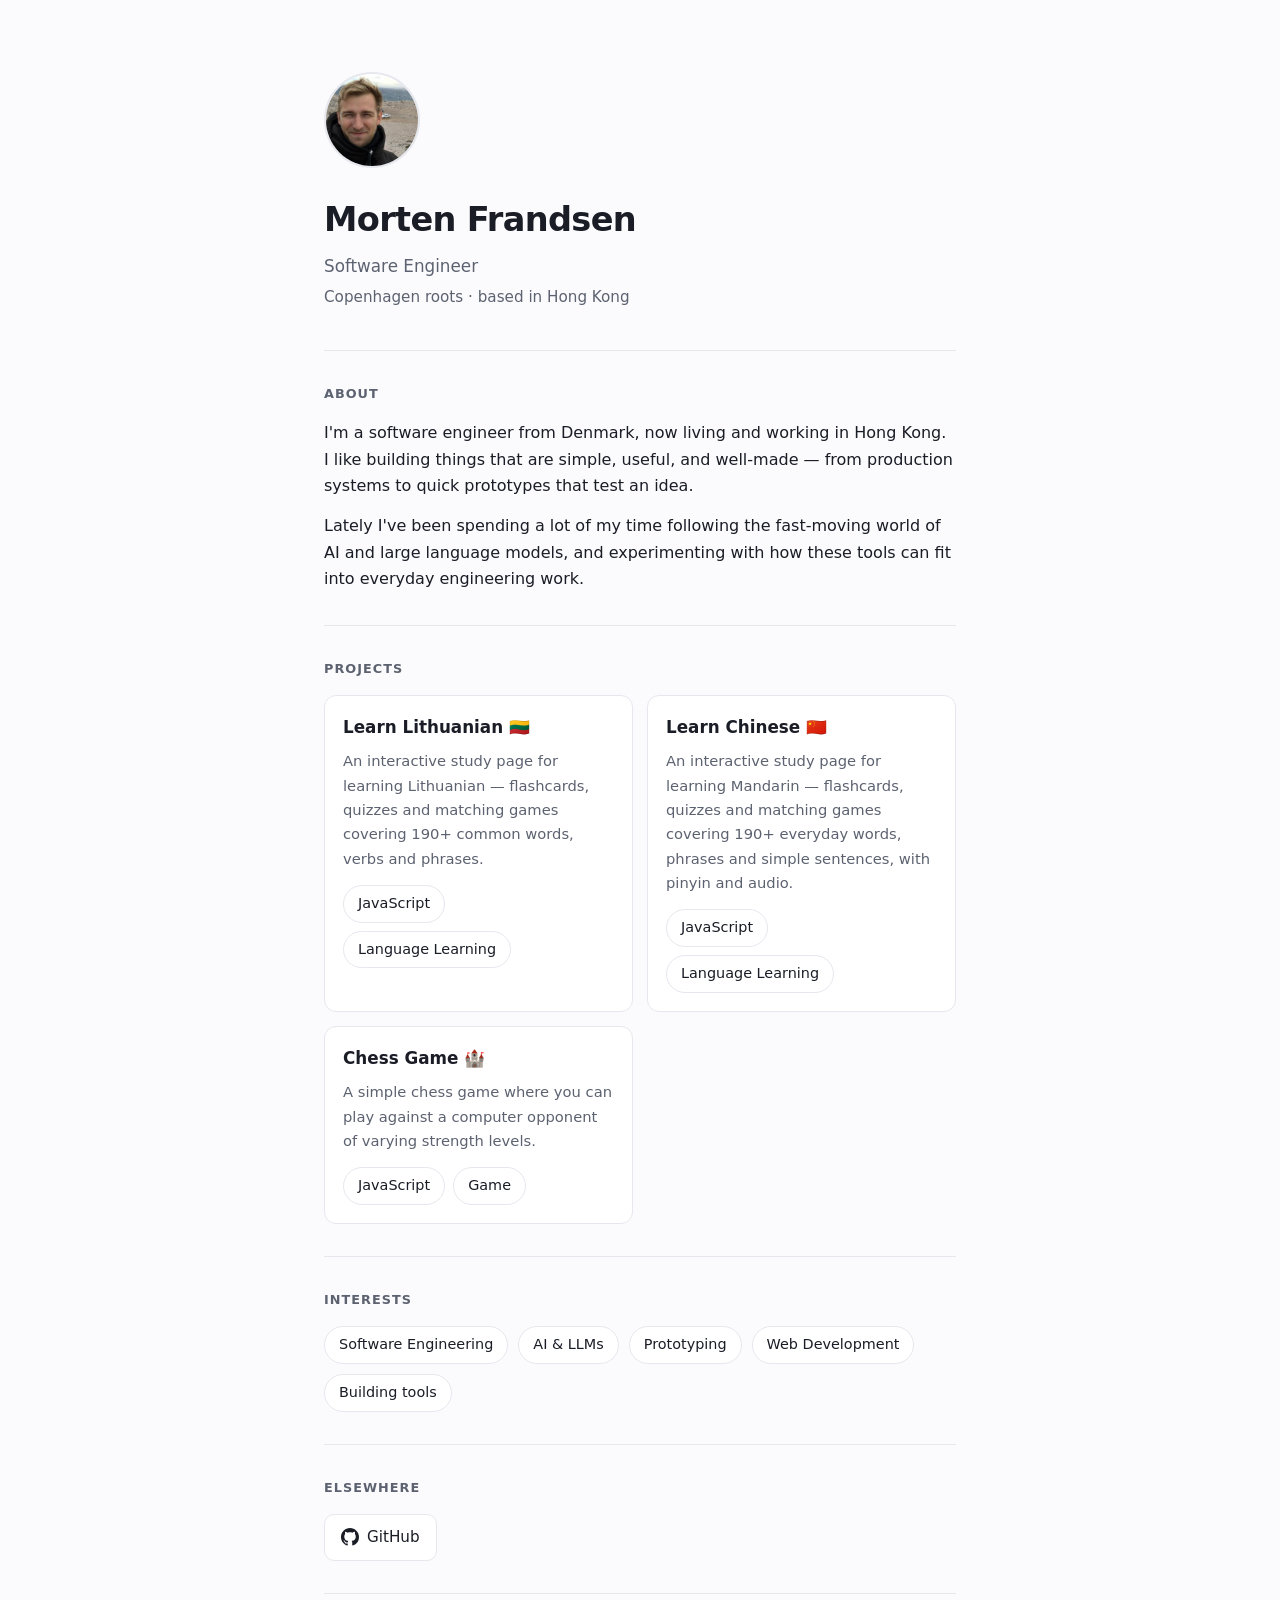
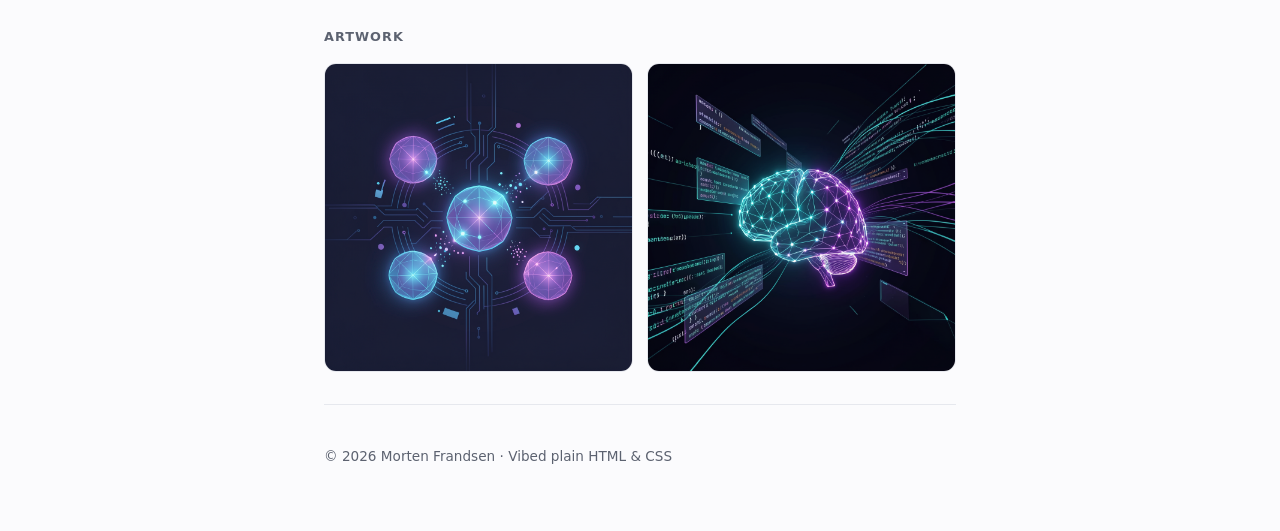
<file: index.html>
<!DOCTYPE html>
<html lang="en">
<head>
<meta charset="UTF-8">
<meta name="viewport" content="width=device-width, initial-scale=1.0">
<title>Morten Frandsen</title>
<meta name="description" content="Morten Frandsen — Software Engineer based in Hong Kong.">

<meta name="referrer" content="no-referrer">
<link rel="stylesheet" href="style.css">
</head>
<body>
  <div class="wrap">
    <header>
      <img class="avatar" src="assets/profile.png" alt="Morten Frandsen">
      <h1>Morten Frandsen</h1>
      <div class="tagline">Software Engineer</div>
      <div class="location">Copenhagen roots · based in Hong Kong</div>
    </header>

    <section>
      <h2>About</h2>
      <p>
        I'm a software engineer from Denmark, now living and working in Hong Kong.
        I like building things that are simple, useful, and well-made — from
        production systems to quick prototypes that test an idea.
      </p>
      <p>
        Lately I've been spending a lot of my time following the fast-moving world
        of AI and large language models, and experimenting with how these tools can
        fit into everyday engineering work.
      </p>
    </section>

    <section>
      <h2>Projects</h2>
      <div class="projects">
        <a class="project" href="lithuanian.html">
          <h3>Learn Lithuanian 🇱🇹</h3>
          <p>An interactive study page for learning Lithuanian — flashcards, quizzes and matching games covering 190+ common words, verbs and phrases.</p>
          <span class="tags">
            <span class="chip">JavaScript</span>
            <span class="chip">Language Learning</span>
          </span>
        </a>
        <a class="project" href="chinese.html">
          <h3>Learn Chinese 🇨🇳</h3>
          <p>An interactive study page for learning Mandarin — flashcards, quizzes and matching games covering 190+ everyday words, phrases and simple sentences, with pinyin and audio.</p>
          <span class="tags">
            <span class="chip">JavaScript</span>
            <span class="chip">Language Learning</span>
          </span>
        </a>
        <a class="project" href="chess.html">
          <h3>Chess Game 🏰</h3>
          <p>A simple chess game where you can play against a computer opponent of varying strength levels.</p>
          <span class="tags">
            <span class="chip">JavaScript</span>
            <span class="chip">Game</span>
          </span>
        </a>
      </div>
    </section>

    <section>
      <h2>Interests</h2>
      <div class="interests">
        <span class="chip">Software Engineering</span>
        <span class="chip">AI &amp; LLMs</span>
        <span class="chip">Prototyping</span>
        <span class="chip">Web Development</span>
        <span class="chip">Building tools</span>
      </div>
    </section>

    <section>
      <h2>Elsewhere</h2>
      <div class="links">
        <a href="https://github.com/mehf" target="_blank" rel="noopener">
          <svg viewBox="0 0 16 16" aria-hidden="true"><path d="M8 0C3.58 0 0 3.58 0 8c0 3.54 2.29 6.53 5.47 7.59.4.07.55-.17.55-.38 0-.19-.01-.82-.01-1.49-2.01.37-2.53-.49-2.69-.94-.09-.23-.48-.94-.82-1.13-.28-.15-.68-.52-.01-.53.63-.01 1.08.58 1.23.82.72 1.21 1.87.87 2.33.66.07-.52.28-.87.51-1.07-1.78-.2-3.64-.89-3.64-3.95 0-.87.31-1.59.82-2.15-.08-.2-.36-1.02.08-2.12 0 0 .67-.21 2.2.82.64-.18 1.32-.27 2-.27.68 0 1.36.09 2 .27 1.53-1.04 2.2-.82 2.2-.82.44 1.1.16 1.92.08 2.12.51.56.82 1.27.82 2.15 0 3.07-1.87 3.75-3.65 3.95.29.25.54.73.54 1.48 0 1.07-.01 1.93-.01 2.2 0 .21.15.46.55.38A8.01 8.01 0 0 0 16 8c0-4.42-3.58-8-8-8z"/></svg>
          GitHub
        </a>
      </div>
    </section>

    <section>
      <h2>Artwork</h2>
      <div class="gallery">
        <img src="assets/agents.png" alt="Abstract illustration of autonomous AI agents collaborating">
        <img src="assets/code.png" alt="Abstract digital artwork of code and machine learning">
      </div>
    </section>

    <footer>
      © <span id="year"></span> Morten Frandsen · Vibed plain HTML &amp; CSS
    </footer>
  </div>
  <script>document.getElementById('year').textContent = new Date().getFullYear();</script>
</body>
</html>
</file>
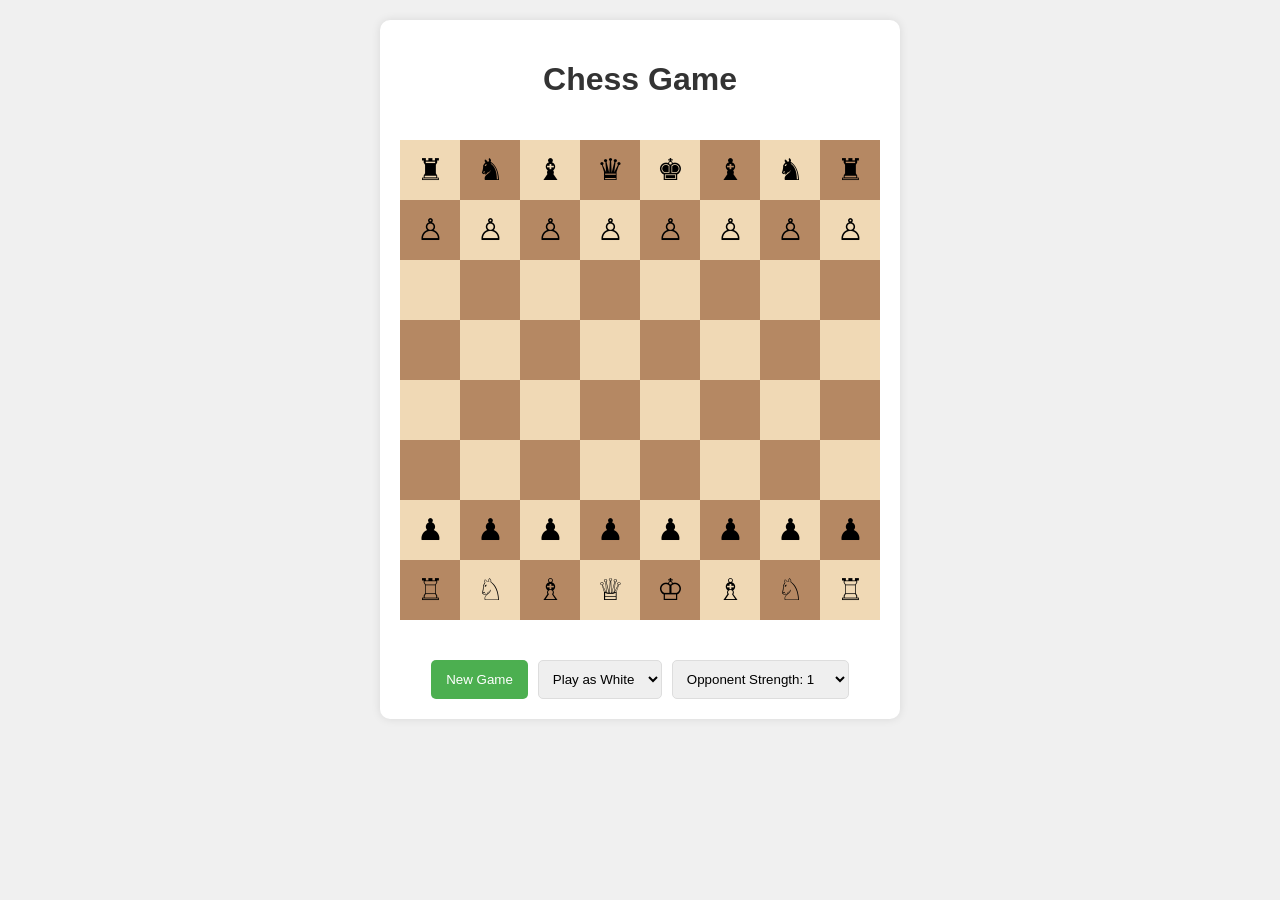
<file: chess.html>
<!DOCTYPE html>
<html lang="en">
<head>
    <meta charset="UTF-8">
    <meta name="viewport" content="width=device-width, initial-scale=1.0">
    <title>Chess Game</title>
    <style>
        body {
            font-family: Arial, sans-serif;
            display: flex;
            flex-direction: column;
            align-items: center;
            background-color: #f0f0f0;
            margin: 0;
            padding: 20px;
        }

        h1 {
            color: #333;
        }

        .game-container {
            display: flex;
            flex-direction: column;
            align-items: center;
            background-color: white;
            padding: 20px;
            border-radius: 10px;
            box-shadow: 0 0 10px rgba(0, 0, 0, 0.1);
        }

        .board {
            display: grid;
            grid-template-columns: repeat(8, 60px);
            grid-template-rows: repeat(8, 60px);
            margin: 20px 0;
        }

        .square {
            width: 60px;
            height: 60px;
            display: flex;
            justify-content: center;
            align-items: center;
            font-size: 30px;
            cursor: pointer;
        }

        .white {
            background-color: #f0d9b5;
        }

        .black {
            background-color: #b58863;
        }

        .piece {
            cursor: pointer;
        }

        .controls {
            margin-top: 20px;
            display: flex;
            gap: 10px;
        }

        button {
            padding: 10px 15px;
            background-color: #4CAF50;
            color: white;
            border: none;
            border-radius: 5px;
            cursor: pointer;
        }

        button:hover {
            background-color: #45a049;
        }

        select {
            padding: 10px;
            border-radius: 5px;
            border: 1px solid #ddd;
        }
    </style>
</head>
<body>
    <div class="game-container">
        <h1>Chess Game</h1>
        <div class="board" id="chessboard"></div>
        <div class="controls">
            <button id="newGameBtn">New Game</button>
            <select id="playerColor">
                <option value="white">Play as White</option>
                <option value="black">Play as Black</option>
            </select>
            <select id="opponentStrength">
                <option value="1">Opponent Strength: 1</option>
                <option value="2">Opponent Strength: 2</option>
                <option value="3">Opponent Strength: 3</option>
                <option value="4">Opponent Strength: 4</option>
                <option value="5">Opponent Strength: 5</option>
                <option value="6">Opponent Strength: 6</option>
                <option value="7">Opponent Strength: 7</option>
                <option value="8">Opponent Strength: 8</option>
                <option value="9">Opponent Strength: 9</option>
                <option value="10">Opponent Strength: 10</option>
            </select>
        </div>
    </div>

    <script>
        // Game variables
        let board = [];
        let selectedPiece = null;
        let playerColor = 'white';
        let opponentStrength = 5;

        // Initialize the game
        function initGame() {
            // Create the chess board
            const chessboard = document.getElementById('chessboard');
            chessboard.innerHTML = '';

            // Reset the board array
            board = [];

            // Create squares and pieces
            for (let row = 0; row < 8; row++) {
                board[row] = [];
                for (let col = 0; col < 8; col++) {
                    const square = document.createElement('div');
                    square.className = `square ${(row + col) % 2 === 0 ? 'white' : 'black'}`;
                    square.dataset.row = row;
                    square.dataset.col = col;

                    // Add pieces to the board
                    if (row === 0 || row === 7) {
                        // Black pieces
                        if (row === 0) {
                            if (col === 0 || col === 7) square.innerHTML = '♜';
                            else if (col === 1 || col === 6) square.innerHTML = '♞';
                            else if (col === 2 || col === 5) square.innerHTML = '♝';
                            else if (col === 3) square.innerHTML = '♛';
                            else if (col === 4) square.innerHTML = '♚';
                        } else {
                            // White pieces
                            if (col === 0 || col === 7) square.innerHTML = '♖';
                            else if (col === 1 || col === 6) square.innerHTML = '♘';
                            else if (col === 2 || col === 5) square.innerHTML = '♗';
                            else if (col === 3) square.innerHTML = '♕';
                            else if (col === 4) square.innerHTML = '♔';
                        }
                    } else if (row === 1 || row === 6) {
                        // Pawns
                        square.innerHTML = row === 1 ? '♙' : '♟';
                    }

                    // Store piece information
                    board[row][col] = {
                        piece: square.innerHTML,
                        color: row < 2 ? 'black' : row > 5 ? 'white' : null
                    };

                    // Add event listeners
                    square.addEventListener('click', handleSquareClick);
                    chessboard.appendChild(square);
                }
            }
        }

        // Handle square clicks
        function handleSquareClick(event) {
            const square = event.target;
            const row = parseInt(square.dataset.row);
            const col = parseInt(square.dataset.col);

            if (selectedPiece) {
                // Move the piece
                movePiece(selectedPiece.row, selectedPiece.col, row, col);
                selectedPiece = null;
                // After player moves, let the computer move
                setTimeout(makeComputerMove, 500);
            } else if (board[row][col].piece && board[row][col].color === playerColor) {
                // Select a piece
                selectedPiece = { row, col };
                square.style.backgroundColor = '#a0d8a0';
            }
        }

        // Move a piece
        function movePiece(fromRow, fromCol, toRow, toCol) {
            // Check if the move is valid (simplified for this example)
            if (isValidMove(fromRow, fromCol, toRow, toCol)) {
                // Update the board
                board[toRow][toCol] = board[fromRow][fromCol];
                board[fromRow][fromCol] = { piece: '', color: null };

                // Update the display
                updateBoardDisplay();
            }
        }

        // Check if a move is valid (simplified)
        function isValidMove(fromRow, fromCol, toRow, toCol) {
            // In a real implementation, this would check for valid chess moves
            // For this example, we'll allow any move to an empty square
            return board[toRow][toCol].piece === '';
        }

        // Update the board display
        function updateBoardDisplay() {
            const squares = document.querySelectorAll('.square');
            squares.forEach(square => {
                const row = parseInt(square.dataset.row);
                const col = parseInt(square.dataset.col);
                square.innerHTML = board[row][col].piece;
                square.style.backgroundColor = (row + col) % 2 === 0 ? '#f0d9b5' : '#b58863';
            });
        }

        // Make a computer move (simplified)
        function makeComputerMove() {
            // Find all possible moves for the computer
            const computerColor = playerColor === 'white' ? 'black' : 'white';
            const possibleMoves = [];

            // Find all pieces of the computer's color
            for (let row = 0; row < 8; row++) {
                for (let col = 0; col < 8; col++) {
                    if (board[row][col].color === computerColor) {
                        // Find all valid moves for this piece
                        for (let toRow = 0; toRow < 8; toRow++) {
                            for (let toCol = 0; toCol < 8; toCol++) {
                                if (isValidMove(row, col, toRow, toCol)) {
                                    possibleMoves.push({ fromRow: row, fromCol: col, toRow, toCol });
                                }
                            }
                        }
                    }
                }
            }

            // Select a random move based on opponent strength
            if (possibleMoves.length > 0) {
                // The higher the strength, the more likely to choose a better move
                const randomIndex = Math.floor(Math.random() * possibleMoves.length);
                const move = possibleMoves[randomIndex];
                movePiece(move.fromRow, move.fromCol, move.toRow, move.toCol);
            }
        }

        // Event listeners for UI controls
        document.getElementById('newGameBtn').addEventListener('click', () => {
            playerColor = document.getElementById('playerColor').value;
            opponentStrength = parseInt(document.getElementById('opponentStrength').value);
            initGame();
        });

        // Initialize the game when the page loads
        window.onload = initGame;
    </script>
</body>
</html>
</file>
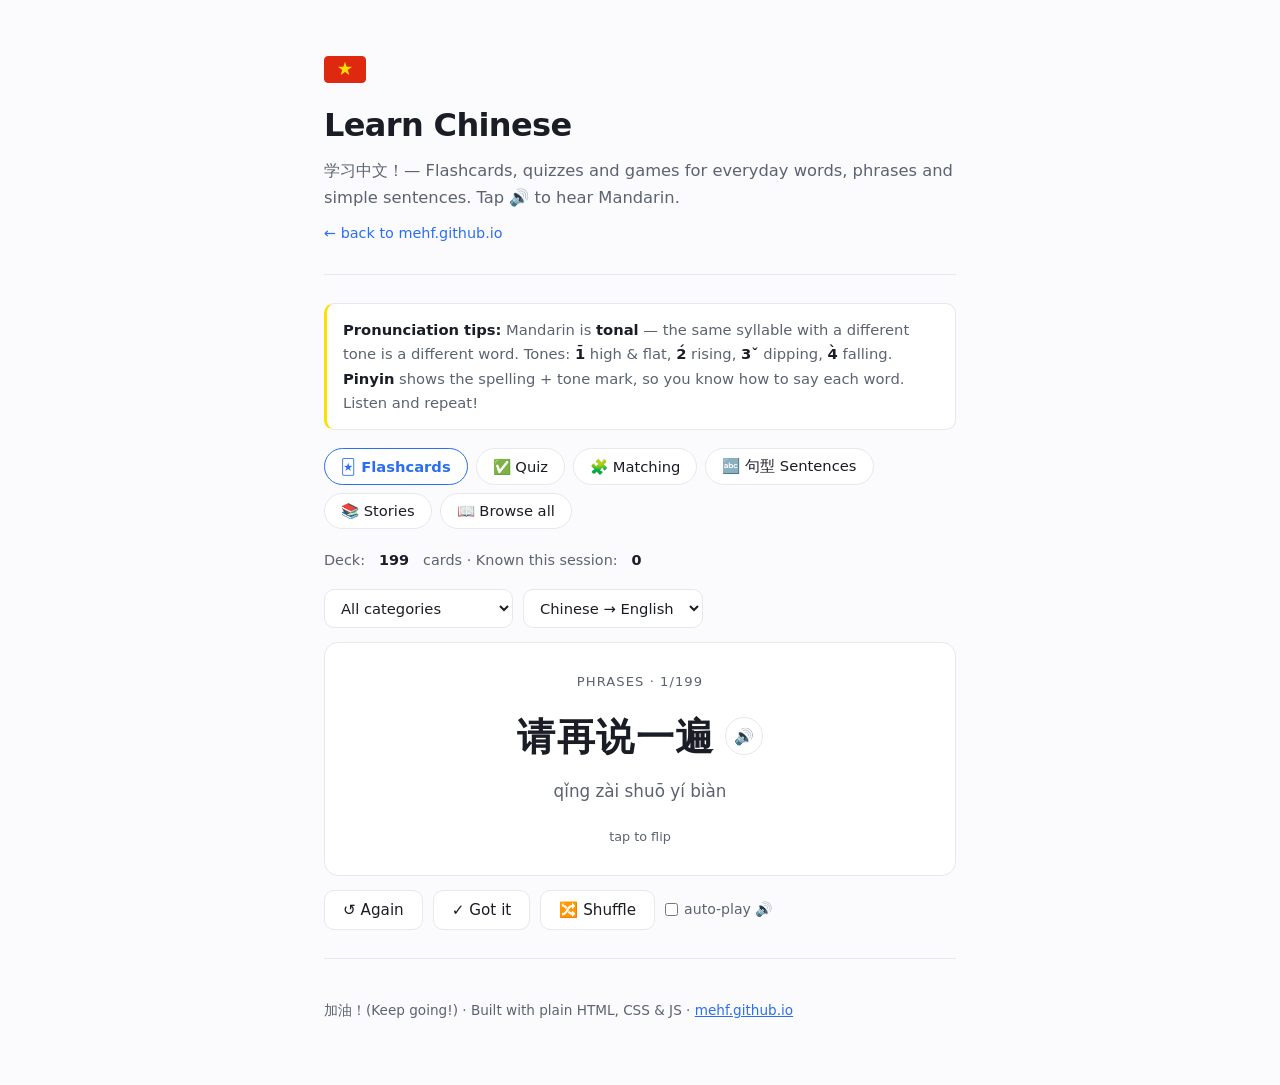
<file: chinese.html>
<!DOCTYPE html>
<html lang="en">
<head>
<meta charset="UTF-8">
<meta name="viewport" content="width=device-width, initial-scale=1.0">
<title>Learn Chinese · Morten Frandsen</title>
<meta name="description" content="Interactive Mandarin study page — flashcards, quizzes and matching games for everyday words, phrases and simple sentences, with pinyin and audio.">
<meta http-equiv="Content-Security-Policy" content="default-src 'self'; img-src 'self' data: https:; style-src 'self' 'unsafe-inline' https://fonts.googleapis.com; font-src 'self' https://fonts.gstatic.com; script-src 'unsafe-inline'; media-src 'self' https://translate.google.com; base-uri 'self'; form-action 'self'; frame-ancestors 'self'">
<meta name="referrer" content="no-referrer">
<link rel="preconnect" href="https://fonts.googleapis.com">
<link rel="preconnect" href="https://fonts.gstatic.com" crossorigin>
<link href="https://fonts.googleapis.com/css2?family=Inter:wght@400;500;600;700&display=swap" rel="stylesheet">
<style>
  :root {
    --bg: #0f1117;
    --surface: #171a23;
    --text: #e8eaf0;
    --muted: #9aa1b3;
    --accent: #6ea8fe;
    --border: #262a36;
    --good: #4ade80;
    --bad: #f87171;
    --cn-red: #DE2910;
    --cn-yellow: #FFDE00;
  }
  @media (prefers-color-scheme: light) {
    :root {
      --bg: #fbfbfd;
      --surface: #ffffff;
      --text: #1a1d26;
      --muted: #5c6270;
      --accent: #2b6ef2;
      --border: #e6e8ee;
      --good: #16a34a;
      --bad: #dc2626;
    }
  }
  * { box-sizing: border-box; margin: 0; padding: 0; }
  html { scroll-behavior: smooth; }
  body {
    font-family: 'Inter', system-ui, -apple-system, sans-serif;
    background: var(--bg);
    color: var(--text);
    line-height: 1.65;
    -webkit-font-smoothing: antialiased;
  }
  .wrap { max-width: 680px; margin: 0 auto; padding: 0 24px; }
  header { padding: 56px 0 28px; }
  .flag { display: inline-flex; flex-direction: column; width: 42px; height: 27px; border-radius: 4px; overflow: hidden; border: 1px solid var(--border); margin-bottom: 16px; }
  .flag.cn { background: var(--cn-red); border-color: var(--cn-red); align-items: center; justify-content: center; flex-direction: row; }
  .flag.cn .star { color: var(--cn-yellow); font-size: 1.15rem; line-height: 1; }
  h1 { font-size: 2rem; font-weight: 700; letter-spacing: -0.02em; margin-bottom: 6px; }
  .tagline { color: var(--muted); font-size: 1.02rem; }
  .back { display: inline-block; margin-top: 10px; color: var(--accent); text-decoration: none; font-size: 0.9rem; }
  .back:hover { text-decoration: underline; }
  section { padding: 28px 0; border-top: 1px solid var(--border); }
  h2 { font-size: 0.8rem; text-transform: uppercase; letter-spacing: 0.08em; color: var(--muted); font-weight: 600; margin-bottom: 16px; }
  .tabs { display: flex; flex-wrap: wrap; gap: 8px; margin-bottom: 20px; }
  .tab {
    background: var(--surface); border: 1px solid var(--border); border-radius: 999px;
    padding: 8px 16px; font-size: 0.92rem; color: var(--text); cursor: pointer;
    font-family: inherit; transition: border-color .15s, transform .15s;
  }
  .tab:hover { border-color: var(--accent); transform: translateY(-1px); }
  .tab.active { border-color: var(--accent); color: var(--accent); font-weight: 600; }
  .panel { display: none; }
  .panel.active { display: block; }
  .stats { display: flex; gap: 14px; flex-wrap: wrap; margin-bottom: 16px; color: var(--muted); font-size: 0.9rem; }
  .stats b { color: var(--text); }
  /* Flashcards */
  .card {
    background: var(--surface); border: 1px solid var(--border); border-radius: 14px;
    min-height: 220px; display: flex; flex-direction: column; align-items: center; justify-content: center;
    text-align: center; padding: 28px; cursor: pointer; user-select: none;
    transition: border-color .15s, transform .15s;
  }
  .card:hover { border-color: var(--accent); }
  .card .word { font-size: 2.4rem; font-weight: 700; letter-spacing: 0.04em; }
  .card .hintcat { color: var(--muted); font-size: 0.82rem; text-transform: uppercase; letter-spacing: 0.08em; margin-bottom: 12px; }
  .card .sub { color: var(--muted); margin-top: 10px; font-size: 1.05rem; }
  .card .flip-hint { color: var(--muted); font-size: 0.8rem; margin-top: 20px; }
  .row { display: flex; gap: 10px; margin-top: 14px; flex-wrap: wrap; }
  .btn {
    background: var(--surface); border: 1px solid var(--border); border-radius: 10px;
    padding: 10px 18px; font-size: 0.95rem; font-weight: 500; color: var(--text);
    cursor: pointer; font-family: inherit; transition: border-color .15s, transform .15s;
  }
  .btn:hover { border-color: var(--accent); transform: translateY(-1px); }
  .btn.good:hover { border-color: var(--good); }
  .btn.bad:hover { border-color: var(--bad); }
  select {
    background: var(--surface); border: 1px solid var(--border); border-radius: 10px;
    padding: 9px 12px; color: var(--text); font-family: inherit; font-size: 0.92rem;
  }
  /* Quiz */
  .q-word { font-size: 2rem; font-weight: 700; margin: 8px 0 4px; letter-spacing: 0.04em; }
  .choices { display: grid; gap: 10px; }
  .choice {
    background: var(--surface); border: 1px solid var(--border); border-radius: 12px;
    padding: 14px 16px; text-align: left; font-size: 1rem; color: var(--text);
    cursor: pointer; font-family: inherit; transition: border-color .15s;
  }
  .choice:hover { border-color: var(--accent); }
  .choice.correct { border-color: var(--good); color: var(--good); font-weight: 600; }
  .choice.wrong { border-color: var(--bad); color: var(--bad); }
  .choice:disabled { cursor: default; }
  .feedback { margin-top: 14px; font-size: 0.95rem; min-height: 1.4em; }
  .feedback.ok { color: var(--good); }
  .feedback.no { color: var(--bad); }
  .progressbar { height: 6px; background: var(--surface); border: 1px solid var(--border); border-radius: 999px; overflow: hidden; margin-bottom: 18px; }
  .progressbar div { height: 100%; background: var(--accent); width: 0%; transition: width .3s; }
  /* Matching */
  .match-grid { display: grid; grid-template-columns: repeat(4, 1fr); gap: 10px; }
  @media (max-width: 520px) { .match-grid { grid-template-columns: repeat(3, 1fr); } }
  .mcard {
    background: var(--surface); border: 1px solid var(--border); border-radius: 10px;
    padding: 14px 8px; min-height: 64px; font-size: 0.95rem; color: var(--text);
    cursor: pointer; font-family: inherit; transition: border-color .15s, opacity .3s;
    display: flex; flex-direction: column; align-items: center; justify-content: center; text-align: center; gap: 2px;
  }
  .mcard:hover { border-color: var(--accent); }
  .mcard.sel { border-color: var(--accent); color: var(--accent); font-weight: 600; }
  .mcard.done { opacity: 0.35; border-color: var(--good); cursor: default; }
  .mcard.shake { border-color: var(--bad); }
  .mcard .pysmall { font-size: 0.72rem; color: var(--muted); }
  /* Browse */
  .search {
    width: 100%; background: var(--surface); border: 1px solid var(--border); border-radius: 10px;
    padding: 11px 14px; color: var(--text); font-family: inherit; font-size: 0.95rem; margin-bottom: 14px;
  }
  .search:focus { outline: none; border-color: var(--accent); }
  table { width: 100%; border-collapse: collapse; font-size: 0.94rem; }
  th { text-align: left; color: var(--muted); font-size: 0.78rem; text-transform: uppercase; letter-spacing: 0.06em; padding: 8px 10px; border-bottom: 1px solid var(--border); }
  td { padding: 9px 10px; border-bottom: 1px solid var(--border); vertical-align: top; }
  td.lt { font-weight: 600; font-size: 1.1rem; white-space: nowrap; }
  td.py { color: var(--muted); font-size: 0.85rem; white-space: nowrap; }
  td.cat { color: var(--muted); font-size: 0.85rem; white-space: nowrap; }
  .tip { background: var(--surface); border: 1px solid var(--border); border-left: 3px solid var(--cn-yellow); border-radius: 10px; padding: 14px 16px; font-size: 0.92rem; color: var(--muted); margin-bottom: 18px; }
  .tip b { color: var(--text); }
  .speak {
    background: var(--surface); border: 1px solid var(--border); border-radius: 999px;
    width: 38px; height: 38px; font-size: 1rem; cursor: pointer; font-family: inherit;
    color: var(--text); transition: border-color .15s, transform .15s;
    display: inline-flex; align-items: center; justify-content: center; flex: none;
  }
  .speak:hover { border-color: var(--accent); transform: translateY(-1px); }
  .speak.sm { width: 30px; height: 30px; font-size: 0.85rem; }
  .speak.playing { border-color: var(--accent); color: var(--accent); }
  .novoice { display: none; background: var(--surface); border: 1px solid var(--border); border-left: 3px solid var(--bad); border-radius: 10px; padding: 12px 16px; font-size: 0.88rem; color: var(--muted); margin-bottom: 16px; }
  .novoice.show { display: block; }
  .word-row { display: flex; align-items: center; gap: 10px; justify-content: center; }
  label.autosay { display: inline-flex; align-items: center; gap: 6px; font-size: 0.88rem; color: var(--muted); cursor: pointer; }
  .vcard { background: var(--surface); border: 1px solid var(--border); border-radius: 12px; padding: 16px 18px; margin-bottom: 14px; }
  .vcard h3 { font-size: 1.15rem; font-weight: 700; display: flex; align-items: center; gap: 8px; flex-wrap: wrap; }
  .vcard .ven { color: var(--muted); font-weight: 400; font-size: 0.95rem; }
  .vtable { width: 100%; border-collapse: collapse; font-size: 0.92rem; margin-top: 10px; }
  .vtable th { text-align: left; color: var(--muted); font-size: 0.75rem; text-transform: uppercase; letter-spacing: 0.06em; padding: 6px 8px; border-bottom: 1px solid var(--border); }
  .vtable td { padding: 6px 8px; border-bottom: 1px solid var(--border); }
  .vtable tr:last-child td { border-bottom: none; }
  .vtable td.py { color: var(--muted); white-space: nowrap; font-size: 0.85rem; }
  .vtable td.ven { color: var(--muted); }
  .vtable td span.frm { cursor: pointer; border-bottom: 1px dotted var(--border); }
  .vtable td span.frm:hover { color: var(--accent); border-bottom-color: var(--accent); }
  /* Comic stories */
  .story-picker { display: grid; grid-template-columns: repeat(2, 1fr); gap: 12px; }
  @media (max-width: 480px) { .story-picker { grid-template-columns: 1fr; } }
  .story-tile {
    background: var(--surface); border: 1px solid var(--border); border-radius: 12px;
    padding: 16px; cursor: pointer; font-family: inherit; text-align: left; color: var(--text);
    transition: transform .15s, border-color .15s;
  }
  .story-tile:hover { border-color: var(--accent); transform: translateY(-2px); }
  .story-tile .emoji { font-size: 1.8rem; display: block; margin-bottom: 8px; }
  .story-tile h3 { font-size: 1.02rem; font-weight: 600; }
  .story-tile p { color: var(--muted); font-size: 0.85rem; margin: 4px 0 0; }
  .story-head { display: flex; align-items: center; gap: 10px; flex-wrap: wrap; margin-bottom: 6px; }
  .story-head h3 { font-size: 1.25rem; font-weight: 700; }
  .story-sub { color: var(--muted); font-size: 0.9rem; margin-bottom: 14px; }
  .panelbox {
    background: var(--surface); border: 2px solid var(--border); border-radius: 14px;
    padding: 18px; margin-bottom: 16px; position: relative;
  }
  .panel-num {
    position: absolute; top: -11px; left: 14px; background: var(--cn-red); color: #fff;
    font-size: 0.72rem; font-weight: 700; border-radius: 999px; padding: 2px 10px; letter-spacing: 0.04em;
  }
  .scene { font-size: 2.2rem; text-align: center; margin: 6px 0 12px; letter-spacing: 6px; }
  .caption { color: var(--muted); font-size: 0.85rem; font-style: italic; text-align: center; margin-bottom: 12px; }
  .bubble {
    background: var(--bg); border: 1px solid var(--border); border-radius: 16px;
    padding: 10px 14px; margin: 8px 0; max-width: 85%; cursor: pointer; position: relative;
    transition: border-color .15s;
  }
  .bubble:hover { border-color: var(--accent); }
  .bubble.right { margin-left: auto; border-bottom-right-radius: 4px; }
  .bubble.left { margin-right: auto; border-bottom-left-radius: 4px; }
  .bubble.thought { border-style: dashed; font-style: italic; }
  .bubble .who { font-size: 0.72rem; font-weight: 700; text-transform: uppercase; letter-spacing: 0.06em; color: var(--accent); margin-bottom: 2px; }
  .bubble .lt-line { font-size: 1.15rem; font-weight: 500; }
  .bubble .en-line { display: none; color: var(--muted); font-size: 0.88rem; margin-top: 5px; padding-top: 5px; border-top: 1px dashed var(--border); }
  .bubble.open .en-line { display: block; }
  .pysmall { color: var(--muted); font-size: 0.85rem; }
  .story-nav { display: flex; gap: 10px; align-items: center; flex-wrap: wrap; margin-top: 6px; }
  .story-tools { display: flex; gap: 10px; align-items: center; flex-wrap: wrap; margin-bottom: 14px; }
  .tap-tip { color: var(--muted); font-size: 0.82rem; margin-bottom: 12px; }
  .glossary { margin-top: 6px; }
  .glossary summary { cursor: pointer; color: var(--muted); font-size: 0.9rem; }
  .glossary div { margin-top: 10px; display: flex; flex-wrap: wrap; gap: 8px; }
  .gword { background: var(--surface); border: 1px solid var(--border); border-radius: 999px; padding: 4px 12px; font-size: 0.85rem; display: inline-flex; align-items: center; gap: 6px; }
  .gword b { font-weight: 600; }
  .gword span { color: var(--muted); }
  footer { padding: 40px 0 64px; color: var(--muted); font-size: 0.85rem; border-top: 1px solid var(--border); }
</style>
</head>
<body>
  <div class="wrap">
    <header>
      <span class="flag cn"><span class="star">★</span></span>
      <h1>Learn Chinese</h1>
      <div class="tagline">学习中文！— Flashcards, quizzes and games for everyday words, phrases and simple sentences. Tap 🔊 to hear Mandarin.</div>
      <a class="back" href="index.html">← back to mehf.github.io</a>
    </header>

    <section>
      <div class="tip"><b>Pronunciation tips:</b> Mandarin is <b>tonal</b> — the same syllable with a different tone is a different word. Tones: <b>1̄</b> high &amp; flat, <b>2́</b> rising, <b>3ˇ</b> dipping, <b>4̀</b> falling. <b>Pinyin</b> shows the spelling + tone mark, so you know how to say each word. Listen and repeat!</div>

      <div class="novoice" id="novoice">🔇 Audio unavailable: no Mandarin voice on this device and the online voice couldn't be reached. On iOS you can add one under Settings → Accessibility → Spoken Content → Voices → Chinese (Mandarin).</div>

      <div class="tabs">
        <button class="tab active" data-panel="flash">🃏 Flashcards</button>
        <button class="tab" data-panel="quiz">✅ Quiz</button>
        <button class="tab" data-panel="match">🧩 Matching</button>
        <button class="tab" data-panel="sentences">🔤 句型 Sentences</button>
        <button class="tab" data-panel="stories">📚 Stories</button>
        <button class="tab" data-panel="browse">📖 Browse all</button>
      </div>

      <!-- FLASHCARDS -->
      <div class="panel active" id="flash">
        <div class="stats">Deck: <b id="f-count">0</b> cards · Known this session: <b id="f-known">0</b></div>
        <div class="row" style="margin:0 0 14px;">
          <select id="f-cat"></select>
          <select id="f-dir">
            <option value="zh2en">Chinese → English</option>
            <option value="en2zh">English → Chinese</option>
          </select>
        </div>
        <div class="card" id="f-card">
          <div class="hintcat" id="f-cardcat"></div>
          <div class="word-row"><div class="word" id="f-word"></div><button class="speak" id="f-speak" title="Hear pronunciation" aria-label="Hear pronunciation">🔊</button></div>
          <div class="sub" id="f-sub"></div>
          <div class="flip-hint" id="f-hint">tap to flip</div>
        </div>
        <div class="row">
          <button class="btn bad" id="f-again">↺ Again</button>
          <button class="btn good" id="f-got">✓ Got it</button>
          <button class="btn" id="f-shuffle">🔀 Shuffle</button>
          <label class="autosay"><input type="checkbox" id="f-auto"> auto-play 🔊</label>
        </div>
      </div>

      <!-- QUIZ -->
      <div class="panel" id="quiz">
        <div class="stats">Score: <b id="q-score">0</b> / <b id="q-total">0</b> · Streak: <b id="q-streak">0</b> 🔥 · Best: <b id="q-best">0</b></div>
        <div class="row" style="margin:0 0 14px;">
          <select id="q-cat"></select>
          <select id="q-dir">
            <option value="zh2en">Chinese → English</option>
            <option value="en2zh">English → Chinese</option>
          </select>
        </div>
        <div class="progressbar"><div id="q-bar"></div></div>
        <div style="color:var(--muted);font-size:0.85rem;">What does this mean?</div>
        <div class="word-row" style="justify-content:flex-start;"><div class="q-word" id="q-word" style="margin:0;"></div><button class="speak" id="q-speak" title="Hear pronunciation" aria-label="Hear pronunciation">🔊</button></div>
        <div class="sub" id="q-pinyin" style="margin-top:-4px;"></div>
        <div style="height:18px;"></div>
        <div class="choices" id="q-choices"></div>
        <div class="feedback" id="q-feedback"></div>
      </div>

      <!-- MATCHING -->
      <div class="panel" id="match">
        <div class="stats">Pairs found: <b id="m-found">0</b> / <b id="m-total">6</b> · Attempts: <b id="m-tries">0</b></div>
        <div class="row" style="margin:0 0 14px;">
          <select id="m-cat"></select>
          <button class="btn" id="m-new">🔄 New round</button>
        </div>
        <div class="match-grid" id="m-grid"></div>
        <div class="feedback" id="m-feedback"></div>
      </div>

      <!-- SENTENCE PATTERNS -->
      <div class="panel" id="sentences">
        <div class="tip"><b>句型 (Sentence patterns):</b> Mandarin word order is Subject + Verb + Object — like English. Fill the blank with a word from the list to build your own sentence. Tap 🔊 to hear it. (Mandarin verbs don't change for person or tense!)</div>
        <input class="search" id="x-search" type="search" placeholder="Search patterns… e.g. 我要, want, 水">
        <div id="x-list"></div>
      </div>

      <!-- STORIES -->
      <div class="panel" id="stories">
        <div id="s-picker-wrap">
          <div class="tip"><b>漫画故事！</b> Short, silly comic stories in easy Mandarin. Tap any speech bubble to see the English, tap 🔊 to hear it. Pick a story:</div>
          <div class="story-picker" id="s-picker"></div>
        </div>
        <div id="s-reader" style="display:none;">
          <div class="story-head"><h3 id="s-title"></h3><button class="speak" id="s-playall" title="Play whole story" aria-label="Play whole story">▶️</button></div>
          <div class="story-sub" id="s-subtitle"></div>
          <div class="story-tools">
            <button class="btn" id="s-back">← All stories</button>
            <button class="btn" id="s-toggle-en">Show all English</button>
          </div>
          <div class="tap-tip">💡 Tap a bubble for English · tap 🔊 in a bubble to hear it in Mandarin</div>
          <div id="s-panels"></div>
          <details class="glossary"><summary>📖 Key words in this story</summary><div id="s-gloss"></div></details>
          <div class="story-nav">
            <button class="btn" id="s-prev">← Previous story</button>
            <button class="btn" id="s-next">Next story →</button>
          </div>
        </div>
      </div>

      <!-- BROWSE -->
      <div class="panel" id="browse">
        <input class="search" id="b-search" type="search" placeholder="Search words… e.g. 你好, water, 吃">
        <div class="row" style="margin:0 0 14px;"><select id="b-cat"></select></div>
        <table>
          <thead><tr><th>中文</th><th>Pinyin</th><th>English</th><th>Category</th></tr></thead>
          <tbody id="b-body"></tbody>
        </table>
      </div>
    </section>

    <footer>加油！(Keep going!) · Built with plain HTML, CSS &amp; JS · <a href="index.html" style="color:var(--accent);">mehf.github.io</a></footer>
  </div>

<script>
const VOCAB = [
  // Greetings & basics
  ["你好","Hi / Hello","Greetings & Basics","nǐ hǎo"],
  ["您好","Hello (formal)","Greetings & Basics","nín hǎo"],
  ["早上好","Good morning","Greetings & Basics","zǎo shang hǎo"],
  ["下午好","Good afternoon","Greetings & Basics","xià wǔ hǎo"],
  ["晚上好","Good evening","Greetings & Basics","wǎn shàng hǎo"],
  ["晚安","Good night","Greetings & Basics","wǎn ān"],
  ["再见","Goodbye","Greetings & Basics","zài jiàn"],
  ["拜拜","Bye","Greetings & Basics","bài bài"],
  ["谢谢","Thank you","Greetings & Basics","xiè xie"],
  ["非常感谢","Thank you very much","Greetings & Basics","fēi cháng gǎn xiè"],
  ["不客气","You're welcome","Greetings & Basics","bú kè qi"],
  ["对不起","Sorry","Greetings & Basics","duì bu qǐ"],
  ["没关系","It's okay / no problem","Greetings & Basics","méi guān xi"],
  ["是","Yes","Greetings & Basics","shì"],
  ["不是","No","Greetings & Basics","bú shì"],
  ["请","Please","Greetings & Basics","qǐng"],
  ["好","Good / okay","Greetings & Basics","hǎo"],
  ["很好","Very good","Greetings & Basics","hěn hǎo"],
  ["欢迎","Welcome","Greetings & Basics","huān yíng"],
  ["你好吗？","How are you?","Greetings & Basics","nǐ hǎo ma?"],
  ["我很好","I'm fine","Greetings & Basics","wǒ hěn hǎo"],
  ["很高兴认识你","Nice to meet you","Greetings & Basics","hěn gāo xìng rèn shi nǐ"],
  // Phrases
  ["我不明白","I don't understand","Phrases","wǒ bù míng bai"],
  ["我明白","I understand","Phrases","wǒ míng bai"],
  ["你会说英语吗？","Do you speak English?","Phrases","nǐ huì shuō yīng yǔ ma?"],
  ["我会一点中文","I speak a little Chinese","Phrases","wǒ huì yī diǎn zhōng wén"],
  ["这个用中文怎么说？","How do you say this in Chinese?","Phrases","zhè ge yòng zhōng wén zěn me shuō?"],
  ["请再说一遍","Please repeat","Phrases","qǐng zài shuō yí biàn"],
  ["请说慢一点","Speak slowly, please","Phrases","qǐng shuō màn yì diǎn"],
  ["多少钱？","How much does it cost?","Phrases","duō shao qián?"],
  ["厕所在哪里？","Where is the toilet?","Phrases","cè suǒ zài nǎ lǐ?"],
  ["我想吃饭","I want to eat","Phrases","wǒ xiǎng chī fàn"],
  ["我想喝水","I want to drink","Phrases","wǒ xiǎng hē shuǐ"],
  ["我爱你","I love you","Phrases","wǒ ài nǐ"],
  ["我喜欢","I like it","Phrases","wǒ xǐ huan"],
  ["我不喜欢","I don't like it","Phrases","wǒ bù xǐ huan"],
  ["这是什么？","What is this?","Phrases","zhè shì shén me?"],
  ["你住在哪里？","Where do you live?","Phrases","nǐ zhù zài nǎ lǐ?"],
  ["我住香港","I live in Hong Kong","Phrases","wǒ zhù xiāng gǎng"],
  ["你叫什么名字？","What is your name?","Phrases","nǐ jiào shén me míng zi?"],
  ["我的名字是…","My name is…","Phrases","wǒ de míng zi shì…"],
  ["生日快乐","Happy birthday","Phrases","shēng rì kuài lè"],
  ["干杯！","Cheers!","Phrases","gān bēi!"],
  ["祝你好运","Good luck","Phrases","zhù nǐ hǎo yùn"],
  ["一切都好","Everything is fine","Phrases","yí qiè dōu hǎo"],
  ["请帮帮我","Please help me","Phrases","qǐng bāng bang wǒ"],
  // Verbs
  ["吃","to eat","Verbs","chī"],
  ["喝","to drink","Verbs","hē"],
  ["去","to go","Verbs","qù"],
  ["来","to come","Verbs","lái"],
  ["要","to want","Verbs","yào"],
  ["会","to be able / can","Verbs","huì"],
  ["做","to do / to make","Verbs","zuò"],
  ["说","to say / speak","Verbs","shuō"],
  ["看","to see / look","Verbs","kàn"],
  ["听","to hear","Verbs","tīng"],
  ["读","to read","Verbs","dú"],
  ["写","to write","Verbs","xiě"],
  ["学习","to learn / study","Verbs","xué xí"],
  ["睡觉","to sleep","Verbs","shuì jiào"],
  ["工作","to work","Verbs","gōng zuò"],
  ["知道","to know","Verbs","zhī dào"],
  ["懂","to understand","Verbs","dǒng"],
  ["爱","to love","Verbs","ài"],
  ["喜欢","to like","Verbs","xǐ huan"],
  ["住","to live","Verbs","zhù"],
  ["给","to give","Verbs","gěi"],
  ["拿","to take","Verbs","ná"],
  ["买","to buy","Verbs","mǎi"],
  ["玩","to play","Verbs","wán"],
  ["帮","to help","Verbs","bāng"],
  ["等","to wait","Verbs","děng"],
  ["跑","to run","Verbs","pǎo"],
  ["问","to ask","Verbs","wèn"],
  ["回答","to answer","Verbs","huí dá"],
  // Family & people
  ["家","family / home","Family & People","jiā"],
  ["妈妈","mom","Family & People","mā ma"],
  ["爸爸","dad","Family & People","bà ba"],
  ["儿子","son","Family & People","ér zi"],
  ["女儿","daughter","Family & People","nǚ ér"],
  ["孩子","child","Family & People","hái zi"],
  ["哥哥","older brother","Family & People","gē ge"],
  ["姐姐","older sister","Family & People","jiě jie"],
  ["弟弟","younger brother","Family & People","dì di"],
  ["妹妹","younger sister","Family & People","mèi mei"],
  ["爷爷","grandfather","Family & People","yé ye"],
  ["奶奶","grandmother","Family & People","nǎi nai"],
  ["男人","man","Family & People","nán rén"],
  ["女人","woman","Family & People","nǚ rén"],
  ["妻子","wife","Family & People","qī zi"],
  ["丈夫","husband","Family & People","zhàng fu"],
  ["朋友","friend","Family & People","péng you"],
  ["男孩","boy","Family & People","nán hái"],
  ["女孩","girl","Family & People","nǚ hái"],
  // Food & drink
  ["米饭","rice","Food & Drink","mǐ fàn"],
  ["面包","bread","Food & Drink","miàn bāo"],
  ["水","water","Food & Drink","shuǐ"],
  ["牛奶","milk","Food & Drink","niú nǎi"],
  ["咖啡","coffee","Food & Drink","kā fēi"],
  ["茶","tea","Food & Drink","chá"],
  ["啤酒","beer","Food & Drink","pí jiǔ"],
  ["苹果","apple","Food & Drink","píng guǒ"],
  ["香蕉","banana","Food & Drink","xiāng jiāo"],
  ["鸡蛋","egg","Food & Drink","jī dàn"],
  ["肉","meat","Food & Drink","ròu"],
  ["鱼","fish","Food & Drink","yú"],
  ["蔬菜","vegetables","Food & Drink","shū cài"],
  ["水果","fruit","Food & Drink","shuǐ guǒ"],
  ["糖","sugar","Food & Drink","táng"],
  ["盐","salt","Food & Drink","yán"],
  ["早餐","breakfast","Food & Drink","zǎo cān"],
  ["午餐","lunch","Food & Drink","wǔ cān"],
  ["晚餐","dinner","Food & Drink","wǎn cān"],
  ["冰淇淋","ice cream","Food & Drink","bīng qí lín"],
  // Numbers
  ["一","one","Numbers","yī"],
  ["二","two","Numbers","èr"],
  ["三","three","Numbers","sān"],
  ["四","four","Numbers","sì"],
  ["五","five","Numbers","wǔ"],
  ["六","six","Numbers","liù"],
  ["七","seven","Numbers","qī"],
  ["八","eight","Numbers","bā"],
  ["九","nine","Numbers","jiǔ"],
  ["十","ten","Numbers","shí"],
  ["二十","twenty","Numbers","èr shí"],
  ["一百","one hundred","Numbers","yì bǎi"],
  ["一千","one thousand","Numbers","yì qiān"],
  // Time & days
  ["天","day","Time","tiān"],
  ["白天","daytime","Time","bái tiān"],
  ["晚上","evening / night","Time","wǎn shàng"],
  ["早上","morning","Time","zǎo shàng"],
  ["今天","today","Time","jīn tiān"],
  ["明天","tomorrow","Time","míng tiān"],
  ["昨天","yesterday","Time","zuó tiān"],
  ["现在","now","Time","xiàn zài"],
  ["星期","week","Time","xīng qī"],
  ["月","month / moon","Time","yuè"],
  ["年","year","Time","nián"],
  ["星期一","Monday","Time","xīng qī yī"],
  ["星期二","Tuesday","Time","xīng qī èr"],
  ["星期三","Wednesday","Time","xīng qī sān"],
  ["星期四","Thursday","Time","xīng qī sì"],
  ["星期五","Friday","Time","xīng qī wǔ"],
  ["星期六","Saturday","Time","xīng qī liù"],
  ["星期日","Sunday","Time","xīng qī rì"],
  ["小时","hour","Time","xiǎo shí"],
  ["分钟","minute","Time","fēn zhōng"],
  // Animals & nature
  ["狗","dog","Animals & Nature","gǒu"],
  ["猫","cat","Animals & Nature","māo"],
  ["鸟","bird","Animals & Nature","niǎo"],
  ["太阳","sun","Animals & Nature","tài yáng"],
  ["雨","rain","Animals & Nature","yǔ"],
  ["雪","snow","Animals & Nature","xuě"],
  ["海","sea","Animals & Nature","hǎi"],
  ["树","tree","Animals & Nature","shù"],
  ["花","flower","Animals & Nature","huā"],
  // Everyday things
  ["房子","house","Everyday Things","fáng zi"],
  ["公寓","apartment","Everyday Things","gōng yù"],
  ["城市","city","Everyday Things","chéng shì"],
  ["街","street","Everyday Things","jiē"],
  ["商店","shop / store","Everyday Things","shāng diàn"],
  ["学校","school","Everyday Things","xué xiào"],
  ["书","book","Everyday Things","shū"],
  ["电话","phone","Everyday Things","diàn huà"],
  ["车","car","Everyday Things","chē"],
  ["公共汽车","bus","Everyday Things","gōng gòng qì chē"],
  ["火车","train","Everyday Things","huǒ chē"],
  ["飞机","airplane","Everyday Things","fēi jī"],
  ["机场","airport","Everyday Things","jī chǎng"],
  ["钱","money","Everyday Things","qián"],
  ["钥匙","key","Everyday Things","yào shi"],
  ["门","door","Everyday Things","mén"],
  ["窗","window","Everyday Things","chuāng"],
  ["桌子","table","Everyday Things","zhuō zi"],
  ["椅子","chair","Everyday Things","yǐ zi"],
  ["床","bed","Everyday Things","chuáng"],
  // Colors & adjectives
  ["大","big","Colors & Adjectives","dà"],
  ["小","small","Colors & Adjectives","xiǎo"],
  ["漂亮","beautiful","Colors & Adjectives","piào liang"],
  ["新","new","Colors & Adjectives","xīn"],
  ["老","old","Colors & Adjectives","lǎo"],
  ["热","hot","Colors & Adjectives","rè"],
  ["冷","cold","Colors & Adjectives","lěng"],
  ["快","fast","Colors & Adjectives","kuài"],
  ["慢","slow","Colors & Adjectives","màn"],
  ["高兴","happy","Colors & Adjectives","gāo xìng"],
  ["好吃","tasty / delicious","Colors & Adjectives","hǎo chī"],
  ["贵","expensive","Colors & Adjectives","guì"],
  ["便宜","cheap","Colors & Adjectives","pián yi"],
  ["红","red","Colors & Adjectives","hóng"],
  ["黄","yellow","Colors & Adjectives","huáng"],
  ["蓝","blue","Colors & Adjectives","lán"],
  ["绿","green","Colors & Adjectives","lǜ"],
  ["白","white","Colors & Adjectives","bái"],
  ["黑","black","Colors & Adjectives","hēi"],
  ["这里","here","Colors & Adjectives","zhè lǐ"],
  ["那里","there","Colors & Adjectives","nà lǐ"],
  ["多","a lot / many","Colors & Adjectives","duō"],
  ["少","a little / few","Colors & Adjectives","shǎo"]
];

const CATS = [...new Set(VOCAB.map(v => v[2]))];
const $ = id => document.getElementById(id);
const shuffle = a => { a = a.slice(); for (let i = a.length - 1; i > 0; i--) { const j = Math.floor(Math.random() * (i + 1)); [a[i], a[j]] = [a[j], a[i]]; } return a; };
const pool = cat => cat === 'all' ? VOCAB : VOCAB.filter(v => v[2] === cat);

// ---------- SPEECH: local zh-CN voice if available, else online Mandarin TTS ----------
// Never falls back to an English voice reading Chinese text.
let zhVoice = null;
function pickVoice() {
  if (!('speechSynthesis' in window)) return;
  const vs = speechSynthesis.getVoices();
  if (!vs.length) return;
  zhVoice = vs.find(v => v.lang.toLowerCase().startsWith('zh')) || null;
}
if ('speechSynthesis' in window) {
  pickVoice();
  speechSynthesis.onvoiceschanged = pickVoice;
  setTimeout(pickVoice, 1000);
}
let ttsAudio = null, onlineTtsDead = false;
function speakOnline(text, btn, done) {
  if (ttsAudio) { ttsAudio.pause(); ttsAudio = null; }
  const a = new Audio('https://translate.google.com/translate_tts?ie=UTF-8&tl=zh-CN&client=tw-ob&q=' + encodeURIComponent(text));
  ttsAudio = a;
  a.onended = done;
  a.onerror = () => { onlineTtsDead = true; done(); $('novoice').classList.add('show'); };
  a.play().catch(() => { onlineTtsDead = true; done(); $('novoice').classList.add('show'); });
}
function speak(text, btn) {
  const done = btn ? (btn.classList.add('playing'), () => btn.classList.remove('playing')) : () => {};
  if (zhVoice) {
    speechSynthesis.cancel();
    const u = new SpeechSynthesisUtterance(text);
    u.lang = 'zh-CN';
    u.voice = zhVoice;
    u.rate = 0.85;
    u.onend = u.onerror = done;
    speechSynthesis.speak(u);
  } else if (!onlineTtsDead) {
    speakOnline(text, btn, done);
  } else {
    done();
  }
}

// Tabs
document.addEventListener('DOMContentLoaded', () => {
  document.querySelectorAll('.tab').forEach(t => t.addEventListener('click', () => {
    document.querySelectorAll('.tab').forEach(x => x.classList.remove('active'));
    document.querySelectorAll('.panel').forEach(x => x.classList.remove('active'));
    t.classList.add('active');
    $(t.dataset.panel).classList.add('active');
  }));
});

// Category selects
['f-cat','q-cat','m-cat','b-cat'].forEach(id => {
  const s = $(id);
  s.innerHTML = '<option value="all">All categories</option>' + CATS.map(c => `<option>${c}</option>`).join('');
});

// ---------- FLASHCARDS ----------
let fDeck = [], fIdx = 0, fFlipped = false, fKnown = 0;
function fBuild() {
  fDeck = shuffle(pool($('f-cat').value));
  fIdx = 0; fFlipped = false;
  $('f-count').textContent = fDeck.length;
  fShow();
}
function fShow() {
  const c = fDeck[fIdx]; if (!c) return;
  const zh2en = $('f-dir').value === 'zh2en';
  $('f-cardcat').textContent = c[2] + ' · ' + (fIdx + 1) + '/' + fDeck.length;
  $('f-word').textContent = fFlipped ? (zh2en ? c[1] : c[0]) : (zh2en ? c[0] : c[1]);
  const showingZh = fFlipped !== ($('f-dir').value === 'zh2en');
  $('f-sub').textContent = showingZh ? c[3] : '';
  $('f-hint').textContent = fFlipped ? 'tap to flip back' : 'tap to flip';
  if ($('f-auto').checked && showingZh) speak(c[0], $('f-speak'));
}
$('f-card').addEventListener('click', () => { fFlipped = !fFlipped; fShow(); });
$('f-speak').addEventListener('click', e => { e.stopPropagation(); const c = fDeck[fIdx]; if (c) speak(c[0], $('f-speak')); });
function fNext() { fIdx = (fIdx + 1) % fDeck.length; fFlipped = false; fShow(); }
$('f-got').addEventListener('click', () => { fKnown++; $('f-known').textContent = fKnown; fNext(); });
$('f-again').addEventListener('click', () => { fDeck.push(fDeck[fIdx]); $('f-count').textContent = fDeck.length; fNext(); });
$('f-shuffle').addEventListener('click', fBuild);
$('f-cat').addEventListener('change', fBuild);
$('f-dir').addEventListener('change', () => { fFlipped = false; fShow(); });
fBuild();

// ---------- QUIZ ----------
let qScore = 0, qTotal = 0, qStreak = 0, qBest = 0, qAnswer = null, qLocked = false;
try { qBest = parseInt(localStorage.getItem('zh-best') || '0'); } catch(e) {}
$('q-best').textContent = qBest;
function qNext() {
  qLocked = false;
  $('q-feedback').textContent = ''; $('q-feedback').className = 'feedback';
  const p = pool($('q-cat').value);
  const zh2en = $('q-dir').value === 'zh2en';
  const picks = shuffle(p).slice(0, 4);
  qAnswer = picks[0];
  $('q-word').textContent = zh2en ? qAnswer[0] : qAnswer[1];
  $('q-pinyin').textContent = zh2en ? qAnswer[3] : '';
  const box = $('q-choices'); box.innerHTML = '';
  shuffle(picks).forEach(c => {
    const b = document.createElement('button');
    b.className = 'choice';
    b.textContent = zh2en ? c[1] : c[0];
    b.addEventListener('click', () => qPick(b, c));
    box.appendChild(b);
  });
}
function qPick(btn, c) {
  if (qLocked) return; qLocked = true;
  qTotal++;
  const zh2en = $('q-dir').value === 'zh2en';
  const correct = c === qAnswer;
  if (correct) {
    btn.classList.add('correct'); qScore++; qStreak++;
    if (qStreak > qBest) { qBest = qStreak; try { localStorage.setItem('zh-best', qBest); } catch(e) {} }
    $('q-feedback').textContent = '对！(Correct!) 🎉'; $('q-feedback').className = 'feedback ok';
  } else {
    btn.classList.add('wrong'); qStreak = 0;
    [...$('q-choices').children].forEach(b => { if (b.textContent === (zh2en ? qAnswer[1] : qAnswer[0])) b.classList.add('correct'); });
    $('q-feedback').textContent = '不对 — "' + qAnswer[0] + '" (' + qAnswer[3] + ') means "' + qAnswer[1] + '".'; $('q-feedback').className = 'feedback no';
  }
  [...$('q-choices').children].forEach(b => b.disabled = true);
  $('q-score').textContent = qScore; $('q-total').textContent = qTotal;
  $('q-streak').textContent = qStreak; $('q-best').textContent = qBest;
  $('q-bar').style.width = (qTotal ? Math.round(qScore / qTotal * 100) : 0) + '%';
  setTimeout(qNext, correct ? 900 : 1900);
}
$('q-speak').addEventListener('click', () => { if (qAnswer) speak(qAnswer[0], $('q-speak')); });
$('q-cat').addEventListener('change', qNext);
$('q-dir').addEventListener('change', qNext);
qNext();

// ---------- MATCHING ----------
let mSel = null, mFound = 0, mTries = 0;
function mNew() {
  mSel = null; mFound = 0; mTries = 0;
  $('m-found').textContent = 0; $('m-tries').textContent = 0; $('m-feedback').textContent = '';
  const pairs = shuffle(pool($('m-cat').value)).slice(0, 6);
  $('m-total').textContent = pairs.length;
  const cards = shuffle(pairs.flatMap((p, i) => [
    { zh: p[0], py: p[3], en: p[1], id: i, isZh: true },
    { zh: p[0], en: p[1], id: i, isZh: false }
  ]));
  const grid = $('m-grid'); grid.innerHTML = '';
  cards.forEach(c => {
    const b = document.createElement('button');
    b.className = 'mcard'; b.dataset.id = c.id; b.dataset.lt = c.zh;
    if (c.isZh) {
      b.innerHTML = c.zh + '<span class="pysmall">' + c.py + '</span>';
    } else {
      b.textContent = c.en;
    }
    b.addEventListener('click', () => mPick(b));
    grid.appendChild(b);
  });
}
function mPick(b) {
  if (b.classList.contains('done') || b === mSel) return;
  if (!mSel) { mSel = b; b.classList.add('sel'); return; }
  mTries++; $('m-tries').textContent = mTries;
  const a = mSel; mSel = null; a.classList.remove('sel');
  if (a.dataset.id === b.dataset.id) {
    a.classList.add('done'); b.classList.add('done');
    speak(a.dataset.lt);
    mFound++; $('m-found').textContent = mFound;
    if (mFound === parseInt($('m-total').textContent)) {
      $('m-feedback').textContent = '太棒了！All pairs matched in ' + mTries + ' attempts 🏆';
      $('m-feedback').className = 'feedback ok';
    }
  } else {
    a.classList.add('shake'); b.classList.add('shake');
    setTimeout(() => { a.classList.remove('shake'); b.classList.remove('shake'); }, 500);
  }
}
$('m-new').addEventListener('click', mNew);
$('m-cat').addEventListener('change', mNew);
mNew();

// ---------- SENTENCE PATTERNS (句型) ----------
// SENTENCES[i] = [zhPattern, pinyinPattern, englishMeaning, [ [zh, pinyin, en], ...examples ]]
const SENTENCES = [
  ["我要 ___","wǒ yào ___","I want ___",[
    ["水","shuǐ","water"],["苹果","píng guǒ","apple"],["睡觉","shuì jiào","to sleep"],["冰淇淋","bīng qí lín","ice cream"]
  ]],
  ["这是 ___","zhè shì ___","This is ___",[
    ["猫","māo","cat"],["狗","gǒu","dog"],["书","shū","book"],["妈妈","mā ma","mom"]
  ]],
  ["我喜欢 ___","wǒ xǐ huan ___","I like ___",[
    ["狗","gǒu","dog"],["冰淇淋","bīng qí lín","ice cream"],["画画","huà huà","drawing"]
  ]],
  ["你有 ___ 吗？","nǐ yǒu ___ ma？","Do you have ___?",[
    ["猫","māo","a cat"],["哥哥","gē ge","an older brother"],["书","shū","a book"]
  ]],
  ["___ 在哪里？","___ zài nǎ lǐ？","Where is ___?",[
    ["厕所","cè suǒ","the toilet"],["妈妈","mā ma","mom"],["学校","xué xiào","school"]
  ]],
  ["我不 ___","wǒ bù ___","I don't ___",[
    ["吃","chī","eat"],["喝","hē","drink"],["明白","míng bai","understand"]
  ]]
];
const xList = $('x-list');
function xRender() {
  const q = $('x-search').value.toLowerCase().trim();
  xList.innerHTML = SENTENCES.filter(s =>
    !q || s[0].includes(q) || s[1].includes(q) || s[2].toLowerCase().includes(q) ||
    s[3].some(ex => ex[0].includes(q) || ex[1].includes(q) || ex[2].toLowerCase().includes(q))
  ).map(s => `
    <div class="vcard">
      <h3><span class="frm" data-say="${s[0]}">${s[0]}</span> <span class="ven">${s[2]}</span> <button class="speak sm" data-say="${s[0]}" title="Hear it" aria-label="Hear it">🔊</button></h3>
      <div class="pysmall" style="margin:2px 0 8px;">${s[1]}</div>
      <table class="vtable">
        <tbody>
          ${s[3].map(ex => `<tr><td><span class="frm" data-say="${ex[0]}">${ex[0]}</span></td><td class="py">${ex[1]}</td><td class="ven">${ex[2]}</td></tr>`).join('')}
        </tbody>
      </table>
    </div>`).join('') || '<div style="color:var(--muted);">No patterns found — 没有找到。</div>';
}
$('x-list').addEventListener('click', e => {
  const el = e.target.closest('[data-say]');
  if (el) speak(el.dataset.say, el.classList.contains('speak') ? el : null);
});
$('x-search').addEventListener('input', xRender);
xRender();

// ---------- COMIC STORIES ----------
// bubble: [who, side(l/r/c), zh, pinyin, en, thought?]
const STORIES = [
{
  emoji: "🐱", title: "小猫的气球", subtitle: "The kitten's balloon",
  teaser: "A little cat has a red balloon. Then the wind comes.",
  gloss: [["气球","qì qiú","balloon"],["猫","māo","cat"],["红色","hóng sè","red"],["飞","fēi","to fly"],["哭","kū","to cry"]],
  panels: [
    { scene:"🐱🎈", caption:"一只小猫有一个红色的气球。(A little cat has a red balloon.)",
      bubbles:[
        ["小猫","l","我有红气球！","wǒ yǒu hóng qì qiú!","I have a red balloon!"],
        ["小鸟","r","哇！好看！","wa! hǎo kàn!","Wow! So pretty!"]
      ]},
    { scene:"💨🎈😱", caption:"风来了，气球飞走了。(The wind comes and the balloon flies away.)",
      bubbles:[
        ["小猫","l","我的气球！","wǒ de qì qiú!","My balloon!"],
        ["小鸟","r","它飞走了！","tā fēi zǒu le!","It flew away!"],
        ["小猫","l","呜呜…","wū wū…","Waaah…",true]
      ]},
    { scene:"🎈🐱😊", caption:"小鸟带来一个新气球。(The bird brings a new balloon.)",
      bubbles:[
        ["小鸟","r","给你蓝气球！","gěi nǐ lán qì qiú!","Here, a blue balloon!"],
        ["小猫","l","谢谢！我喜欢！","xiè xie! wǒ xǐ huan!","Thank you! I like it!"]
      ]}
  ]
},
{
  emoji: "🍦", title: "我要冰淇淋", subtitle: "I want ice cream",
  teaser: "It's hot. A child wants ice cream. Dad says yes.",
  gloss: [["冰淇淋","bīng qí lín","ice cream"],[["热","rè","hot"]],[["买","mǎi","to buy"]],[["好吃","hǎo chī","delicious"]],[["爸爸","bà ba","dad"]]],
  panels: [
    { scene:"☀️🥵👦", caption:"天气很热。(The weather is very hot.)",
      bubbles:[
        ["孩子","l","爸爸，我热！","bà ba, wǒ rè!","Dad, I'm hot!"],
        ["爸爸","r","我们也热。","wǒ men yě rè.","We are hot too."]
      ]},
    { scene:"🍦🏪", caption:"我们看到冰淇淋店。(We see an ice cream shop.)",
      bubbles:[
        ["孩子","l","我要冰淇淋！","wǒ yào bīng qí lín!","I want ice cream!"],
        ["爸爸","r","好，我们买。","hǎo, wǒ men mǎi.","OK, we'll buy some."],
        ["孩子","l","两个！","liǎng gè!","Two!"]
      ]},
    { scene:"🍦😋", caption:"冰淇淋很好吃。(The ice cream is delicious.)",
      bubbles:[
        ["孩子","l","好吃！谢谢爸爸！","hǎo chī! xiè xie bà ba!","Yummy! Thank you, Dad!"],
        ["爸爸","r","慢慢吃。","màn man chī.","Eat slowly."]
      ]}
  ]
},
{
  emoji: "🐶", title: "小狗在哪里？", subtitle: "Where is the dog?",
  teaser: "A little boy looks for his dog. Under the table? Under the bed?",
  gloss: [["狗","gǒu","dog"],[["哪里","nǎ lǐ","where"]],[["桌子","zhuō zi","table"]],[["下面","xià miàn","under"]],[["找","zhǎo","to look for"]]],
  panels: [
    { scene:"🐶❓", caption:"小男孩找小狗。(A little boy looks for the dog.)",
      bubbles:[
        ["男孩","l","小狗在哪里？","xiǎo gǒu zài nǎ lǐ?","Where is the little dog?"],
        ["女孩","r","我不知道。","wǒ bù zhī dào.","I don't know."]
      ]},
    { scene:"🔍🛋️", caption:"他们找啊找。(They look and look.)",
      bubbles:[
        ["男孩","l","在桌子下面吗？","zài zhuō zi xià miàn ma?","Is it under the table?"],
        ["女孩","r","不在。","bú zài.","It's not."],
        ["男孩","l","在床下面？","zài chuáng xià miàn?","Under the bed?",true]
      ]},
    { scene:"🛏️🐶😄", caption:"小狗在床下面！(The dog is under the bed!)",
      bubbles:[
        ["女孩","r","找到了！","zhǎo dào le!","Found it!"],
        ["男孩","l","哈哈，坏小狗！","hā hā, huài xiǎo gǒu!","Haha, naughty dog!"]
      ]}
  ]
},
{
  emoji: "🌈", title: "颜色", subtitle: "Colors",
  teaser: "Mom teaches a child the colors. Red, yellow, blue and green!",
  gloss: [["颜色","yán sè","color"],[["红色","hóng sè","red"]],[["黄色","huáng sè","yellow"]],[["蓝色","lán sè","blue"]],[["绿色","lǜ sè","green"]]],
  panels: [
    { scene:"🍎🔴", caption:"妈妈拿出一个红苹果。(Mom holds up a red apple.)",
      bubbles:[
        ["妈妈","l","这是什么颜色？","zhè shì shén me yán sè?","What color is this?"],
        ["孩子","r","红色！","hóng sè!","Red!"]
      ]},
    { scene:"🌟🟡", caption:"太阳是黄色的。(The sun is yellow.)",
      bubbles:[
        ["妈妈","l","太阳是什么颜色？","tài yáng shì shén me yán sè?","What color is the sun?"],
        ["孩子","r","黄色！","huáng sè!","Yellow!"]
      ]},
    { scene:"🌈", caption:"天空是蓝色的，草是绿色的。(The sky is blue, the grass is green.)",
      bubbles:[
        ["妈妈","l","天空和草呢？","tiān kōng hé cǎo ne?","And the sky and grass?"],
        ["孩子","r","蓝和绿！","lán hé lǜ!","Blue and green!"],
        ["妈妈","l","真聪明！","zhēn cōng ming!","So smart!"]
      ]}
  ]
}
];

let sIdx = -1, sReading = false;
function sShowPicker() {
  sReading = false;
  speechSynthesis && speechSynthesis.cancel && speechSynthesis.cancel();
  if (ttsAudio) { ttsAudio.pause(); ttsAudio = null; }
  $('s-picker-wrap').style.display = '';
  $('s-reader').style.display = 'none';
  $('s-picker').innerHTML = STORIES.map((s,i) =>
    `<button class="story-tile" data-i="${i}"><span class="emoji">${s.emoji}</span><h3>${s.title}</h3><p>${s.teaser}</p></button>`
  ).join('');
}
function sOpen(i) {
  sIdx = (i + STORIES.length) % STORIES.length;
  const s = STORIES[sIdx];
  $('s-picker-wrap').style.display = 'none';
  $('s-reader').style.display = '';
  $('s-title').innerHTML = s.emoji + ' ' + s.title;
  $('s-subtitle').textContent = s.subtitle;
  $('s-toggle-en').textContent = 'Show all English';
  $('s-panels').innerHTML = s.panels.map((p,pi) => `
    <div class="panelbox">
      <span class="panel-num">Panel ${pi+1}</span>
      <div class="scene">${p.scene}</div>
      <div class="caption">${p.caption}</div>
      ${p.bubbles.map(b => `
        <div class="bubble ${b[1]==='r'?'right':'left'}${b[5]?' thought':''}">
          <div class="who">${b[0]}${b[5]?' 💭':''}</div>
          <div class="lt-line">${b[2]} <span class="pysmall">${b[3]}</span> <button class="speak sm" data-say="${b[2].replace(/"/g,'&quot;')}" title="Hear it" aria-label="Hear it">🔊</button></div>
          <div class="en-line">${b[4]}</div>
        </div>`).join('')}
    </div>`).join('');
  $('s-gloss').innerHTML = s.gloss.map(g =>
    `<span class="gword"><b>${g[0]}</b> <span class="pysmall">${g[1]}</span> <span>— ${g[2]}</span> <button class="speak sm" data-say="${g[0]}" style="width:24px;height:24px;font-size:0.7rem;" aria-label="Hear it">🔊</button></span>`
  ).join('');
  window.scrollTo({ top: $('stories').offsetTop - 20, behavior: 'smooth' });
}
$('s-picker').addEventListener('click', e => {
  const t = e.target.closest('.story-tile');
  if (t) sOpen(parseInt(t.dataset.i));
});
$('s-panels').addEventListener('click', e => {
  const sp = e.target.closest('button[data-say]');
  if (sp) { speak(sp.dataset.say, sp); return; }
  const b = e.target.closest('.bubble');
  if (b) b.classList.toggle('open');
});
$('s-gloss').addEventListener('click', e => {
  const sp = e.target.closest('button[data-say]');
  if (sp) speak(sp.dataset.say, sp);
});
$('s-back').addEventListener('click', sShowPicker);
$('s-prev').addEventListener('click', () => sOpen(sIdx - 1));
$('s-next').addEventListener('click', () => sOpen(sIdx + 1));
$('s-toggle-en').addEventListener('click', () => {
  const bubbles = $('s-panels').querySelectorAll('.bubble');
  const anyClosed = [...bubbles].some(b => !b.classList.contains('open'));
  bubbles.forEach(b => b.classList.toggle('open', anyClosed));
  $('s-toggle-en').textContent = anyClosed ? 'Hide all English' : 'Show all English';
});
$('s-playall').addEventListener('click', () => {
  if (sReading) { sReading = false; return; }
  sReading = true;
  const lines = STORIES[sIdx].panels.flatMap(p => p.bubbles.map(b => b[2]));
  let li = 0;
  const btn = $('s-playall');
  btn.classList.add('playing');
  (function next() {
    if (!sReading || li >= lines.length) { sReading = false; btn.classList.remove('playing'); return; }
    const text = lines[li++];
    if (zhVoice) {
      speechSynthesis.cancel();
      const u = new SpeechSynthesisUtterance(text);
      u.lang = 'zh-CN'; u.voice = zhVoice; u.rate = 0.85;
      u.onend = () => setTimeout(next, 350);
      u.onerror = () => setTimeout(next, 350);
      speechSynthesis.speak(u);
    } else if (!onlineTtsDead) {
      speakOnline(text, null, () => setTimeout(next, 350));
    } else { sReading = false; btn.classList.remove('playing'); }
  })();
});
sShowPicker();

// ---------- BROWSE ----------
function bRender() {
  const q = $('b-search').value.toLowerCase().trim();
  const cat = $('b-cat').value;
  const rows = VOCAB.filter(v =>
    (cat === 'all' || v[2] === cat) &&
    (!q || v[0].includes(q) || v[1].toLowerCase().includes(q) || v[3].toLowerCase().includes(q))
  );
  $('b-body').innerHTML = rows.map(v =>
    `<tr><td class="lt">${v[0]} <button class="speak sm" data-say="${v[0].replace(/"/g,'&quot;')}" title="Hear pronunciation" aria-label="Hear pronunciation">🔊</button></td><td class="py">${v[3]}</td><td>${v[1]}</td><td class="cat">${v[2]}</td></tr>`
  ).join('') || '<tr><td colspan="4" style="color:var(--muted);">No matches — 没有找到。</td></tr>';
}
$('b-body').addEventListener('click', e => {
  const b = e.target.closest('button[data-say]');
  if (b) speak(b.dataset.say, b);
});
$('b-search').addEventListener('input', bRender);
$('b-cat').addEventListener('change', bRender);
bRender();
</script>
</body>
</html>
</file>
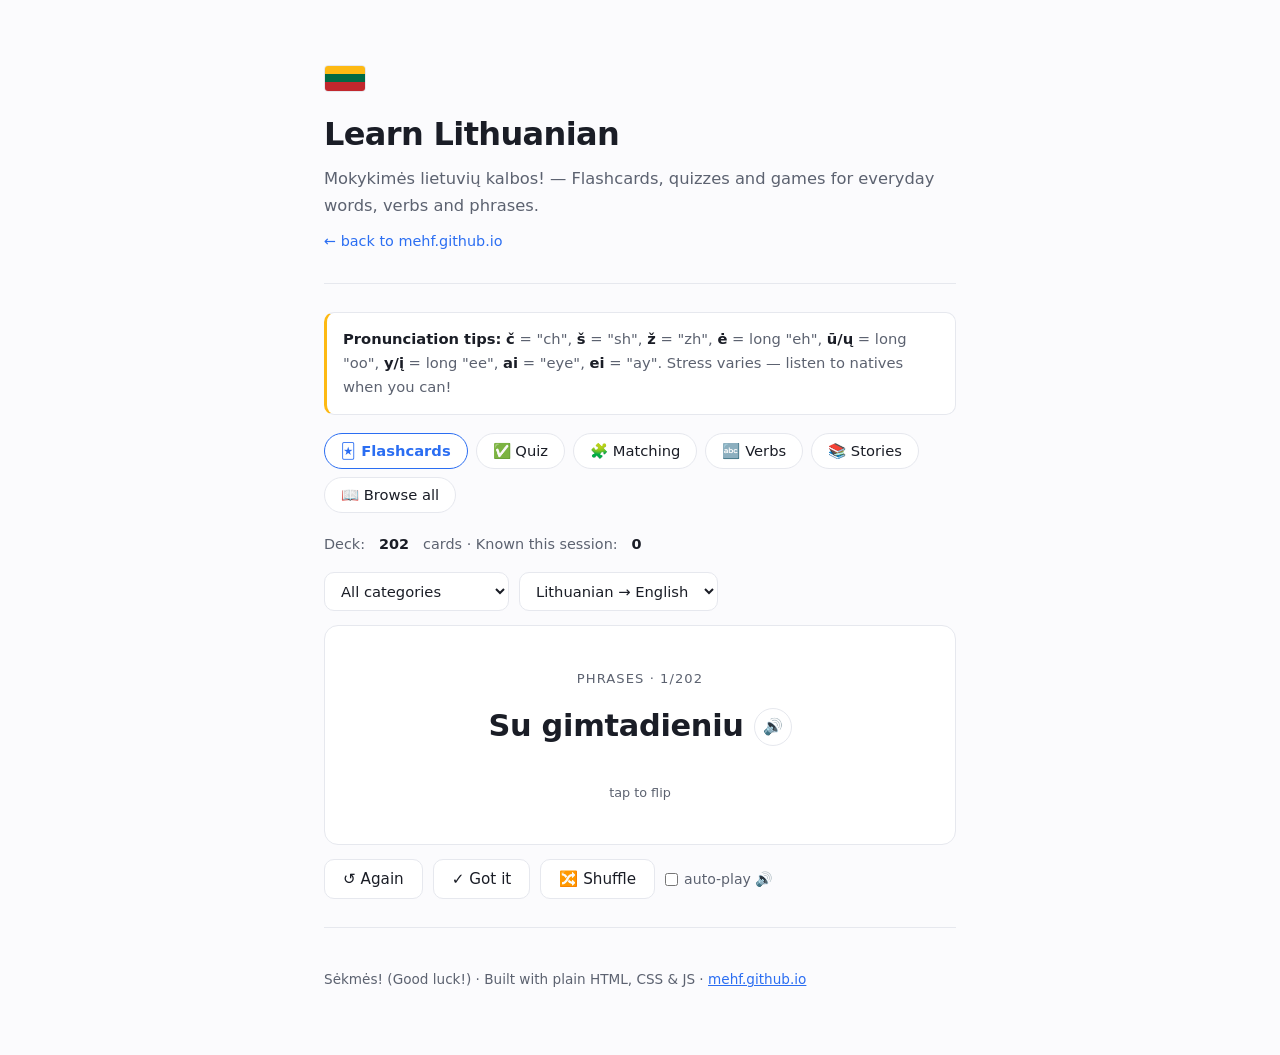
<file: lithuanian.html>
<!DOCTYPE html>
<html lang="en">
<head>
<meta charset="UTF-8">
<meta name="viewport" content="width=device-width, initial-scale=1.0">
<title>Learn Lithuanian · Morten Frandsen</title>
<meta name="description" content="Interactive Lithuanian study page — flashcards, quizzes and matching games for common words, verbs and phrases.">
<meta name="referrer" content="no-referrer">

<style>
  :root {
    --bg: #0f1117;
    --surface: #171a23;
    --text: #e8eaf0;
    --muted: #9aa1b3;
    --accent: #6ea8fe;
    --border: #262a36;
    --good: #4ade80;
    --bad: #f87171;
    --lt-yellow: #FDB913;
    --lt-green: #006A44;
    --lt-red: #C1272D;
  }
  @media (prefers-color-scheme: light) {
    :root {
      --bg: #fbfbfd;
      --surface: #ffffff;
      --text: #1a1d26;
      --muted: #5c6270;
      --accent: #2b6ef2;
      --border: #e6e8ee;
      --good: #16a34a;
      --bad: #dc2626;
    }
  }
  * { box-sizing: border-box; margin: 0; padding: 0; }
  html { scroll-behavior: smooth; }
  body {
    font-family: 'Inter', system-ui, -apple-system, sans-serif;
    background: var(--bg);
    color: var(--text);
    line-height: 1.65;
    -webkit-font-smoothing: antialiased;
  }
  .wrap { max-width: 680px; margin: 0 auto; padding: 0 24px; }
  header { padding: 56px 0 28px; }
  .flag { display: inline-flex; flex-direction: column; width: 42px; height: 27px; border-radius: 4px; overflow: hidden; border: 1px solid var(--border); margin-bottom: 16px; }
  .flag span { flex: 1; }
  .flag .y { background: var(--lt-yellow); }
  .flag .g { background: var(--lt-green); }
  .flag .r { background: var(--lt-red); }
  h1 { font-size: 2rem; font-weight: 700; letter-spacing: -0.02em; margin-bottom: 6px; }
  .tagline { color: var(--muted); font-size: 1.02rem; }
  .back { display: inline-block; margin-top: 10px; color: var(--accent); text-decoration: none; font-size: 0.9rem; }
  .back:hover { text-decoration: underline; }
  section { padding: 28px 0; border-top: 1px solid var(--border); }
  h2 { font-size: 0.8rem; text-transform: uppercase; letter-spacing: 0.08em; color: var(--muted); font-weight: 600; margin-bottom: 16px; }
  .tabs { display: flex; flex-wrap: wrap; gap: 8px; margin-bottom: 20px; }
  .tab {
    background: var(--surface); border: 1px solid var(--border); border-radius: 999px;
    padding: 8px 16px; font-size: 0.92rem; color: var(--text); cursor: pointer;
    font-family: inherit; transition: border-color .15s, transform .15s;
  }
  .tab:hover { border-color: var(--accent); transform: translateY(-1px); }
  .tab.active { border-color: var(--accent); color: var(--accent); font-weight: 600; }
  .panel { display: none; }
  .panel.active { display: block; }
  .stats { display: flex; gap: 14px; flex-wrap: wrap; margin-bottom: 16px; color: var(--muted); font-size: 0.9rem; }
  .stats b { color: var(--text); }
  /* Flashcards */
  .card {
    background: var(--surface); border: 1px solid var(--border); border-radius: 14px;
    min-height: 220px; display: flex; flex-direction: column; align-items: center; justify-content: center;
    text-align: center; padding: 28px; cursor: pointer; user-select: none;
    transition: border-color .15s, transform .15s;
  }
  .card:hover { border-color: var(--accent); }
  .card .word { font-size: 1.9rem; font-weight: 700; letter-spacing: -0.01em; }
  .card .hintcat { color: var(--muted); font-size: 0.82rem; text-transform: uppercase; letter-spacing: 0.08em; margin-bottom: 12px; }
  .card .sub { color: var(--muted); margin-top: 10px; font-size: 0.95rem; }
  .card .flip-hint { color: var(--muted); font-size: 0.8rem; margin-top: 20px; }
  .row { display: flex; gap: 10px; margin-top: 14px; flex-wrap: wrap; }
  .btn {
    background: var(--surface); border: 1px solid var(--border); border-radius: 10px;
    padding: 10px 18px; font-size: 0.95rem; font-weight: 500; color: var(--text);
    cursor: pointer; font-family: inherit; transition: border-color .15s, transform .15s;
  }
  .btn:hover { border-color: var(--accent); transform: translateY(-1px); }
  .btn.good:hover { border-color: var(--good); }
  .btn.bad:hover { border-color: var(--bad); }
  select {
    background: var(--surface); border: 1px solid var(--border); border-radius: 10px;
    padding: 9px 12px; color: var(--text); font-family: inherit; font-size: 0.92rem;
  }
  /* Quiz */
  .q-word { font-size: 1.6rem; font-weight: 700; margin: 8px 0 18px; }
  .choices { display: grid; gap: 10px; }
  .choice {
    background: var(--surface); border: 1px solid var(--border); border-radius: 12px;
    padding: 14px 16px; text-align: left; font-size: 1rem; color: var(--text);
    cursor: pointer; font-family: inherit; transition: border-color .15s;
  }
  .choice:hover { border-color: var(--accent); }
  .choice.correct { border-color: var(--good); color: var(--good); font-weight: 600; }
  .choice.wrong { border-color: var(--bad); color: var(--bad); }
  .choice:disabled { cursor: default; }
  .feedback { margin-top: 14px; font-size: 0.95rem; min-height: 1.4em; }
  .feedback.ok { color: var(--good); }
  .feedback.no { color: var(--bad); }
  .progressbar { height: 6px; background: var(--surface); border: 1px solid var(--border); border-radius: 999px; overflow: hidden; margin-bottom: 18px; }
  .progressbar div { height: 100%; background: var(--accent); width: 0%; transition: width .3s; }
  /* Matching */
  .match-grid { display: grid; grid-template-columns: repeat(4, 1fr); gap: 10px; }
  @media (max-width: 520px) { .match-grid { grid-template-columns: repeat(3, 1fr); } }
  .mcard {
    background: var(--surface); border: 1px solid var(--border); border-radius: 10px;
    padding: 14px 8px; min-height: 64px; font-size: 0.88rem; color: var(--text);
    cursor: pointer; font-family: inherit; transition: border-color .15s, opacity .3s;
    display: flex; align-items: center; justify-content: center; text-align: center;
  }
  .mcard:hover { border-color: var(--accent); }
  .mcard.sel { border-color: var(--accent); color: var(--accent); font-weight: 600; }
  .mcard.done { opacity: 0.35; border-color: var(--good); cursor: default; }
  .mcard.shake { border-color: var(--bad); }
  /* Browse */
  .search {
    width: 100%; background: var(--surface); border: 1px solid var(--border); border-radius: 10px;
    padding: 11px 14px; color: var(--text); font-family: inherit; font-size: 0.95rem; margin-bottom: 14px;
  }
  .search:focus { outline: none; border-color: var(--accent); }
  table { width: 100%; border-collapse: collapse; font-size: 0.94rem; }
  th { text-align: left; color: var(--muted); font-size: 0.78rem; text-transform: uppercase; letter-spacing: 0.06em; padding: 8px 10px; border-bottom: 1px solid var(--border); }
  td { padding: 9px 10px; border-bottom: 1px solid var(--border); vertical-align: top; }
  td.lt { font-weight: 600; }
  td.cat { color: var(--muted); font-size: 0.85rem; white-space: nowrap; }
  .tip { background: var(--surface); border: 1px solid var(--border); border-left: 3px solid var(--lt-yellow); border-radius: 10px; padding: 14px 16px; font-size: 0.92rem; color: var(--muted); margin-bottom: 18px; }
  .tip b { color: var(--text); }
  .speak {
    background: var(--surface); border: 1px solid var(--border); border-radius: 999px;
    width: 38px; height: 38px; font-size: 1rem; cursor: pointer; font-family: inherit;
    color: var(--text); transition: border-color .15s, transform .15s;
    display: inline-flex; align-items: center; justify-content: center; flex: none;
  }
  .speak:hover { border-color: var(--accent); transform: translateY(-1px); }
  .speak.sm { width: 30px; height: 30px; font-size: 0.85rem; }
  .speak.playing { border-color: var(--accent); color: var(--accent); }
  .novoice { display: none; background: var(--surface); border: 1px solid var(--border); border-left: 3px solid var(--bad); border-radius: 10px; padding: 12px 16px; font-size: 0.88rem; color: var(--muted); margin-bottom: 16px; }
  .novoice.show { display: block; }
  .word-row { display: flex; align-items: center; gap: 10px; justify-content: center; }
  label.autosay { display: inline-flex; align-items: center; gap: 6px; font-size: 0.88rem; color: var(--muted); cursor: pointer; }
  .vcard { background: var(--surface); border: 1px solid var(--border); border-radius: 12px; padding: 16px 18px; margin-bottom: 14px; }
  .vcard h3 { font-size: 1.15rem; font-weight: 700; display: flex; align-items: center; gap: 8px; flex-wrap: wrap; }
  .vcard .ven { color: var(--muted); font-weight: 400; font-size: 0.95rem; }
  .vtable { width: 100%; border-collapse: collapse; font-size: 0.92rem; margin-top: 10px; }
  .vtable th { text-align: left; color: var(--muted); font-size: 0.75rem; text-transform: uppercase; letter-spacing: 0.06em; padding: 6px 8px; border-bottom: 1px solid var(--border); }
  .vtable td { padding: 6px 8px; border-bottom: 1px solid var(--border); }
  .vtable tr:last-child td { border-bottom: none; }
  .vtable td.pers { color: var(--muted); white-space: nowrap; }
  .vtable td span.frm { cursor: pointer; border-bottom: 1px dotted var(--border); }
  .vtable td span.frm:hover { color: var(--accent); border-bottom-color: var(--accent); }
  /* Comic stories */
  .story-picker { display: grid; grid-template-columns: repeat(2, 1fr); gap: 12px; }
  @media (max-width: 480px) { .story-picker { grid-template-columns: 1fr; } }
  .story-tile {
    background: var(--surface); border: 1px solid var(--border); border-radius: 12px;
    padding: 16px; cursor: pointer; font-family: inherit; text-align: left; color: var(--text);
    transition: transform .15s, border-color .15s;
  }
  .story-tile:hover { border-color: var(--accent); transform: translateY(-2px); }
  .story-tile .emoji { font-size: 1.8rem; display: block; margin-bottom: 8px; }
  .story-tile h3 { font-size: 1.02rem; font-weight: 600; }
  .story-tile p { color: var(--muted); font-size: 0.85rem; margin: 4px 0 0; }
  .story-head { display: flex; align-items: center; gap: 10px; flex-wrap: wrap; margin-bottom: 6px; }
  .story-head h3 { font-size: 1.25rem; font-weight: 700; }
  .story-sub { color: var(--muted); font-size: 0.9rem; margin-bottom: 14px; }
  .panelbox {
    background: var(--surface); border: 2px solid var(--border); border-radius: 14px;
    padding: 18px; margin-bottom: 16px; position: relative;
  }
  .panel-num {
    position: absolute; top: -11px; left: 14px; background: var(--lt-yellow); color: #1a1d26;
    font-size: 0.72rem; font-weight: 700; border-radius: 999px; padding: 2px 10px; letter-spacing: 0.04em;
  }
  .scene { font-size: 2.2rem; text-align: center; margin: 6px 0 12px; letter-spacing: 6px; }
  .caption { color: var(--muted); font-size: 0.85rem; font-style: italic; text-align: center; margin-bottom: 12px; }
  .bubble {
    background: var(--bg); border: 1px solid var(--border); border-radius: 16px;
    padding: 10px 14px; margin: 8px 0; max-width: 85%; cursor: pointer; position: relative;
    transition: border-color .15s;
  }
  .bubble:hover { border-color: var(--accent); }
  .bubble.right { margin-left: auto; border-bottom-right-radius: 4px; }
  .bubble.left { margin-right: auto; border-bottom-left-radius: 4px; }
  .bubble.thought { border-style: dashed; font-style: italic; }
  .bubble .who { font-size: 0.72rem; font-weight: 700; text-transform: uppercase; letter-spacing: 0.06em; color: var(--accent); margin-bottom: 2px; }
  .bubble .lt-line { font-size: 1.02rem; font-weight: 500; }
  .bubble .en-line { display: none; color: var(--muted); font-size: 0.88rem; margin-top: 5px; padding-top: 5px; border-top: 1px dashed var(--border); }
  .bubble.open .en-line { display: block; }
  .story-nav { display: flex; gap: 10px; align-items: center; flex-wrap: wrap; margin-top: 6px; }
  .story-tools { display: flex; gap: 10px; align-items: center; flex-wrap: wrap; margin-bottom: 14px; }
  .tap-tip { color: var(--muted); font-size: 0.82rem; margin-bottom: 12px; }
  .glossary { margin-top: 6px; }
  .glossary summary { cursor: pointer; color: var(--muted); font-size: 0.9rem; }
  .glossary div { margin-top: 10px; display: flex; flex-wrap: wrap; gap: 8px; }
  .gword { background: var(--surface); border: 1px solid var(--border); border-radius: 999px; padding: 4px 12px; font-size: 0.85rem; }
  .gword b { font-weight: 600; }
  .gword span { color: var(--muted); }
  footer { padding: 40px 0 64px; color: var(--muted); font-size: 0.85rem; border-top: 1px solid var(--border); }
</style>
</head>
<body>
  <div class="wrap">
    <header>
      <span class="flag"><span class="y"></span><span class="g"></span><span class="r"></span></span>
      <h1>Learn Lithuanian</h1>
      <div class="tagline">Mokykimės lietuvių kalbos! — Flashcards, quizzes and games for everyday words, verbs and phrases.</div>
      <a class="back" href="index.html">← back to mehf.github.io</a>
    </header>

    <section>
      <div class="tip"><b>Pronunciation tips:</b> <b>č</b> = "ch", <b>š</b> = "sh", <b>ž</b> = "zh", <b>ė</b> = long "eh", <b>ū/ų</b> = long "oo", <b>y/į</b> = long "ee", <b>ai</b> = "eye", <b>ei</b> = "ay". Stress varies — listen to natives when you can!</div>

      <div class="novoice" id="novoice">🔇 Audio unavailable: no Lithuanian voice on this device and the online voice couldn't be reached. On iOS you can add one under Settings → Accessibility → Spoken Content → Voices → Lithuanian.</div>

      <div class="tabs">
        <button class="tab active" data-panel="flash">🃏 Flashcards</button>
        <button class="tab" data-panel="quiz">✅ Quiz</button>
        <button class="tab" data-panel="match">🧩 Matching</button>
        <button class="tab" data-panel="verbs">🔤 Verbs</button>
        <button class="tab" data-panel="stories">📚 Stories</button>
        <button class="tab" data-panel="browse">📖 Browse all</button>
      </div>

      <!-- FLASHCARDS -->
      <div class="panel active" id="flash">
        <div class="stats">Deck: <b id="f-count">0</b> cards · Known this session: <b id="f-known">0</b></div>
        <div class="row" style="margin:0 0 14px;">
          <select id="f-cat"></select>
          <select id="f-dir">
            <option value="lt2en">Lithuanian → English</option>
            <option value="en2lt">English → Lithuanian</option>
          </select>
        </div>
        <div class="card" id="f-card">
          <div class="hintcat" id="f-cardcat"></div>
          <div class="word-row"><div class="word" id="f-word"></div><button class="speak" id="f-speak" title="Hear pronunciation" aria-label="Hear pronunciation">🔊</button></div>
          <div class="sub" id="f-sub"></div>
          <div class="flip-hint" id="f-hint">tap to flip</div>
        </div>
        <div class="row">
          <button class="btn bad" id="f-again">↺ Again</button>
          <button class="btn good" id="f-got">✓ Got it</button>
          <button class="btn" id="f-shuffle">🔀 Shuffle</button>
          <label class="autosay"><input type="checkbox" id="f-auto"> auto-play 🔊</label>
        </div>
      </div>

      <!-- QUIZ -->
      <div class="panel" id="quiz">
        <div class="stats">Score: <b id="q-score">0</b> / <b id="q-total">0</b> · Streak: <b id="q-streak">0</b> 🔥 · Best: <b id="q-best">0</b></div>
        <div class="row" style="margin:0 0 14px;">
          <select id="q-cat"></select>
          <select id="q-dir">
            <option value="lt2en">Lithuanian → English</option>
            <option value="en2lt">English → Lithuanian</option>
          </select>
        </div>
        <div class="progressbar"><div id="q-bar"></div></div>
        <div style="color:var(--muted);font-size:0.85rem;">What does this mean?</div>
        <div class="word-row" style="justify-content:flex-start;"><div class="q-word" id="q-word" style="margin:0;"></div><button class="speak" id="q-speak" title="Hear pronunciation" aria-label="Hear pronunciation">🔊</button></div>
        <div style="height:18px;"></div>
        <div class="choices" id="q-choices"></div>
        <div class="feedback" id="q-feedback"></div>
      </div>

      <!-- MATCHING -->
      <div class="panel" id="match">
        <div class="stats">Pairs found: <b id="m-found">0</b> / <b id="m-total">6</b> · Attempts: <b id="m-tries">0</b></div>
        <div class="row" style="margin:0 0 14px;">
          <select id="m-cat"></select>
          <button class="btn" id="m-new">🔄 New round</button>
        </div>
        <div class="match-grid" id="m-grid"></div>
        <div class="feedback" id="m-feedback"></div>
      </div>

      <!-- VERBS -->
      <div class="panel" id="verbs">
        <div class="tip"><b>Conjugation basics:</b> Lithuanian verbs change by person and tense. Persons: <b>aš</b> (I), <b>tu</b> (you), <b>jis/ji</b> (he/she), <b>mes</b> (we), <b>jūs</b> (you pl./formal), <b>jie/jos</b> (they m./f.). Handy pattern: the 3rd person is the same singular and plural, and the future is usually infinitive-stem + <b>-siu/-si/-s</b>.</div>
        <input class="search" id="v-search" type="search" placeholder="Search verbs… e.g. eiti, to eat">
        <div class="row" style="margin:0 0 14px;">
          <select id="v-pick"></select>
          <select id="v-tense">
            <option value="all">All tenses</option>
            <option value="pres">Present</option>
            <option value="past">Past</option>
            <option value="fut">Future</option>
          </select>
        </div>
        <div id="v-list"></div>
      </div>

      <!-- STORIES -->
      <div class="panel" id="stories">
        <div id="s-picker-wrap">
          <div class="tip"><b>Komiksai!</b> Short, silly comic stories in easy Lithuanian. Tap any speech bubble to see the English, tap 🔊 to hear it. Pick a story:</div>
          <div class="story-picker" id="s-picker"></div>
        </div>
        <div id="s-reader" style="display:none;">
          <div class="story-head"><h3 id="s-title"></h3><button class="speak" id="s-playall" title="Play whole story" aria-label="Play whole story">▶️</button></div>
          <div class="story-sub" id="s-subtitle"></div>
          <div class="story-tools">
            <button class="btn" id="s-back">← All stories</button>
            <button class="btn" id="s-toggle-en">Show all English</button>
          </div>
          <div class="tap-tip">💡 Tap a bubble for English · tap 🔊 in a bubble to hear it in Lithuanian</div>
          <div id="s-panels"></div>
          <details class="glossary"><summary>📖 Key words in this story</summary><div id="s-gloss"></div></details>
          <div class="story-nav">
            <button class="btn" id="s-prev">← Previous story</button>
            <button class="btn" id="s-next">Next story →</button>
          </div>
        </div>
      </div>

      <!-- BROWSE -->
      <div class="panel" id="browse">
        <input class="search" id="b-search" type="search" placeholder="Search words… e.g. labas, water, eiti">
        <div class="row" style="margin:0 0 14px;"><select id="b-cat"></select></div>
        <table>
          <thead><tr><th>Lithuanian</th><th>English</th><th>Category</th></tr></thead>
          <tbody id="b-body"></tbody>
        </table>
      </div>
    </section>

    <footer>Sėkmės! (Good luck!) · Built with plain HTML, CSS &amp; JS · <a href="index.html" style="color:var(--accent);">mehf.github.io</a></footer>
  </div>

<script>
const VOCAB = [
  // Greetings & basics
  ["Labas","Hi / Hello","Greetings & Basics"],
  ["Laba diena","Good day / Good afternoon","Greetings & Basics"],
  ["Labas rytas","Good morning","Greetings & Basics"],
  ["Labas vakaras","Good evening","Greetings & Basics"],
  ["Labanakt","Good night","Greetings & Basics"],
  ["Viso gero","Goodbye","Greetings & Basics"],
  ["Iki","Bye / See you","Greetings & Basics"],
  ["Iki pasimatymo","See you later","Greetings & Basics"],
  ["Ačiū","Thank you","Greetings & Basics"],
  ["Labai ačiū","Thank you very much","Greetings & Basics"],
  ["Prašau","Please / You're welcome","Greetings & Basics"],
  ["Atsiprašau","Sorry / Excuse me","Greetings & Basics"],
  ["Taip","Yes","Greetings & Basics"],
  ["Ne","No","Greetings & Basics"],
  ["Gal","Maybe","Greetings & Basics"],
  ["Gerai","Okay / Good","Greetings & Basics"],
  ["Sveiki atvykę","Welcome","Greetings & Basics"],
  ["Kaip sekasi?","How are you?","Greetings & Basics"],
  ["Puikiai","Great / Excellent","Greetings & Basics"],
  ["Malonu susipažinti","Nice to meet you","Greetings & Basics"],
  // Common phrases
  ["Aš nesuprantu","I don't understand","Phrases"],
  ["Aš suprantu","I understand","Phrases"],
  ["Ar kalbate angliškai?","Do you speak English?","Phrases"],
  ["Aš truputį kalbu lietuviškai","I speak a little Lithuanian","Phrases"],
  ["Kaip tai pasakyti lietuviškai?","How do you say that in Lithuanian?","Phrases"],
  ["Pakartokite, prašau","Please repeat","Phrases"],
  ["Kalbėkite lėčiau","Speak more slowly","Phrases"],
  ["Kiek kainuoja?","How much does it cost?","Phrases"],
  ["Kur yra tualetas?","Where is the toilet?","Phrases"],
  ["Aš noriu valgyti","I want to eat","Phrases"],
  ["Aš noriu gerti","I want to drink","Phrases"],
  ["Aš tave myliu","I love you","Phrases"],
  ["Man patinka","I like it","Phrases"],
  ["Man nepatinka","I don't like it","Phrases"],
  ["Kas tai yra?","What is this?","Phrases"],
  ["Kur tu gyveni?","Where do you live?","Phrases"],
  ["Aš gyvenu Honkonge","I live in Hong Kong","Phrases"],
  ["Koks tavo vardas?","What is your name?","Phrases"],
  ["Mano vardas yra…","My name is…","Phrases"],
  ["Su gimtadieniu","Happy birthday","Phrases"],
  ["Skanaus","Enjoy your meal (bon appétit)","Phrases"],
  ["Į sveikatą","Cheers / To your health","Phrases"],
  ["Sėkmės","Good luck","Phrases"],
  ["Viskas gerai","Everything is fine","Phrases"],
  ["Padėkite man, prašau","Help me, please","Phrases"],
  // Verbs
  ["būti","to be","Verbs"],
  ["turėti","to have","Verbs"],
  ["eiti","to go (on foot)","Verbs"],
  ["važiuoti","to go (by vehicle)","Verbs"],
  ["norėti","to want","Verbs"],
  ["galėti","to be able / can","Verbs"],
  ["daryti","to do / to make","Verbs"],
  ["sakyti","to say","Verbs"],
  ["kalbėti","to speak","Verbs"],
  ["valgyti","to eat","Verbs"],
  ["gerti","to drink","Verbs"],
  ["miegoti","to sleep","Verbs"],
  ["dirbti","to work","Verbs"],
  ["mokytis","to learn / to study","Verbs"],
  ["skaityti","to read","Verbs"],
  ["rašyti","to write","Verbs"],
  ["matyti","to see","Verbs"],
  ["girdėti","to hear","Verbs"],
  ["žinoti","to know (a fact)","Verbs"],
  ["suprasti","to understand","Verbs"],
  ["mylėti","to love","Verbs"],
  ["patikti","to like","Verbs"],
  ["gyventi","to live","Verbs"],
  ["ateiti","to come","Verbs"],
  ["duoti","to give","Verbs"],
  ["imti","to take","Verbs"],
  ["pirkti","to buy","Verbs"],
  ["mokėti","to pay / to know how","Verbs"],
  ["žaisti","to play","Verbs"],
  ["padėti","to help","Verbs"],
  ["laukti","to wait","Verbs"],
  ["bėgti","to run","Verbs"],
  ["klausti","to ask","Verbs"],
  ["atsakyti","to answer","Verbs"],
  ["pradėti","to begin","Verbs"],
  ["baigti","to finish","Verbs"],
  // Family & people
  ["šeima","family","Family & People"],
  ["mama","mom","Family & People"],
  ["tėtis","dad","Family & People"],
  ["sūnus","son","Family & People"],
  ["dukra","daughter","Family & People"],
  ["vaikas","child","Family & People"],
  ["brolis","brother","Family & People"],
  ["sesuo","sister","Family & People"],
  ["senelis","grandfather","Family & People"],
  ["senelė","grandmother","Family & People"],
  ["vyras","man / husband","Family & People"],
  ["moteris","woman","Family & People"],
  ["žmona","wife","Family & People"],
  ["draugas","friend (male)","Family & People"],
  ["draugė","friend (female)","Family & People"],
  ["berniukas","boy","Family & People"],
  ["mergaitė","girl","Family & People"],
  // Food & drink
  ["duona","bread","Food & Drink"],
  ["vanduo","water","Food & Drink"],
  ["pienas","milk","Food & Drink"],
  ["kava","coffee","Food & Drink"],
  ["arbata","tea","Food & Drink"],
  ["alus","beer","Food & Drink"],
  ["sūris","cheese","Food & Drink"],
  ["mėsa","meat","Food & Drink"],
  ["žuvis","fish","Food & Drink"],
  ["kiaušinis","egg","Food & Drink"],
  ["obuolys","apple","Food & Drink"],
  ["bulvė","potato","Food & Drink"],
  ["sriuba","soup","Food & Drink"],
  ["cepelinai","zeppelins (potato dumplings)","Food & Drink"],
  ["šaltibarščiai","cold beet soup","Food & Drink"],
  ["ledai","ice cream","Food & Drink"],
  ["cukrus","sugar","Food & Drink"],
  ["druska","salt","Food & Drink"],
  ["vaisiai","fruit","Food & Drink"],
  ["daržovės","vegetables","Food & Drink"],
  ["pusryčiai","breakfast","Food & Drink"],
  ["pietūs","lunch","Food & Drink"],
  ["vakarienė","dinner","Food & Drink"],
  // Numbers
  ["vienas","one","Numbers"],
  ["du","two","Numbers"],
  ["trys","three","Numbers"],
  ["keturi","four","Numbers"],
  ["penki","five","Numbers"],
  ["šeši","six","Numbers"],
  ["septyni","seven","Numbers"],
  ["aštuoni","eight","Numbers"],
  ["devyni","nine","Numbers"],
  ["dešimt","ten","Numbers"],
  ["dvidešimt","twenty","Numbers"],
  ["šimtas","one hundred","Numbers"],
  ["tūkstantis","one thousand","Numbers"],
  // Time & days
  ["diena","day","Time"],
  ["naktis","night","Time"],
  ["rytas","morning","Time"],
  ["vakaras","evening","Time"],
  ["šiandien","today","Time"],
  ["rytoj","tomorrow","Time"],
  ["vakar","yesterday","Time"],
  ["dabar","now","Time"],
  ["savaitė","week","Time"],
  ["mėnuo","month / moon","Time"],
  ["metai","year","Time"],
  ["pirmadienis","Monday","Time"],
  ["antradienis","Tuesday","Time"],
  ["trečiadienis","Wednesday","Time"],
  ["ketvirtadienis","Thursday","Time"],
  ["penktadienis","Friday","Time"],
  ["šeštadienis","Saturday","Time"],
  ["sekmadienis","Sunday","Time"],
  ["valanda","hour","Time"],
  ["minutė","minute","Time"],
  // Everyday things & places
  ["namas","house","Everyday"],
  ["namai","home","Everyday"],
  ["butas","apartment","Everyday"],
  ["miestas","city","Everyday"],
  ["gatvė","street","Everyday"],
  ["parduotuvė","shop / store","Everyday"],
  ["mokykla","school","Everyday"],
  ["darbas","work / job","Everyday"],
  ["knyga","book","Everyday"],
  ["telefonas","phone","Everyday"],
  ["mašina","car","Everyday"],
  ["autobusas","bus","Everyday"],
  ["traukinys","train","Everyday"],
  ["lėktuvas","airplane","Everyday"],
  ["oro uostas","airport","Everyday"],
  ["pinigai","money","Everyday"],
  ["raktas","key","Everyday"],
  ["durys","door","Everyday"],
  ["langas","window","Everyday"],
  ["stalas","table","Everyday"],
  ["kėdė","chair","Everyday"],
  ["lova","bed","Everyday"],
  ["šuo","dog","Everyday"],
  ["katė","cat","Everyday"],
  ["saulė","sun","Everyday"],
  ["lietus","rain","Everyday"],
  ["sniegas","snow","Everyday"],
  ["jūra","sea","Everyday"],
  ["miškas","forest","Everyday"],
  // Adjectives & small words
  ["didelis","big","Adjectives"],
  ["mažas","small","Adjectives"],
  ["geras","good","Adjectives"],
  ["blogas","bad","Adjectives"],
  ["gražus","beautiful","Adjectives"],
  ["naujas","new","Adjectives"],
  ["senas","old","Adjectives"],
  ["šiltas","warm","Adjectives"],
  ["šaltas","cold","Adjectives"],
  ["greitas","fast","Adjectives"],
  ["lėtas","slow","Adjectives"],
  ["laimingas","happy","Adjectives"],
  ["skanus","tasty / delicious","Adjectives"],
  ["brangus","expensive / dear","Adjectives"],
  ["pigus","cheap","Adjectives"],
  ["čia","here","Adjectives"],
  ["ten","there","Adjectives"],
  ["daug","a lot / many","Adjectives"],
  ["mažai","a little / few","Adjectives"]
];

const CATS = [...new Set(VOCAB.map(v => v[2]))];
const $ = id => document.getElementById(id);
const shuffle = a => { a = a.slice(); for (let i = a.length - 1; i > 0; i--) { const j = Math.floor(Math.random() * (i + 1)); [a[i], a[j]] = [a[j], a[i]]; } return a; };
const pool = cat => cat === 'all' ? VOCAB : VOCAB.filter(v => v[2] === cat);

// ---------- SPEECH: local lt-LT voice if available, else online Lithuanian TTS ----------
// Never falls back to an English voice reading Lithuanian text.
let ltVoice = null;
function pickVoice() {
  if (!('speechSynthesis' in window)) return;
  const vs = speechSynthesis.getVoices();
  if (!vs.length) return;
  ltVoice = vs.find(v => v.lang.toLowerCase().startsWith('lt')) || null;
}
if ('speechSynthesis' in window) {
  pickVoice();
  speechSynthesis.onvoiceschanged = pickVoice;
  setTimeout(pickVoice, 1000);
}
let ttsAudio = null, onlineTtsDead = false;
function speakOnline(text, btn, done) {
  if (ttsAudio) { ttsAudio.pause(); ttsAudio = null; }
  const a = new Audio('https://translate.google.com/translate_tts?ie=UTF-8&tl=lt&client=tw-ob&q=' + encodeURIComponent(text));
  ttsAudio = a;
  a.onended = done;
  a.onerror = () => { onlineTtsDead = true; done(); $('novoice').classList.add('show'); };
  a.play().catch(() => { onlineTtsDead = true; done(); $('novoice').classList.add('show'); });
}
function speak(text, btn) {
  const done = btn ? (btn.classList.add('playing'), () => btn.classList.remove('playing')) : () => {};
  if (ltVoice) {
    speechSynthesis.cancel();
    const u = new SpeechSynthesisUtterance(text);
    u.lang = 'lt-LT';
    u.voice = ltVoice;
    u.rate = 0.85;
    u.onend = u.onerror = done;
    speechSynthesis.speak(u);
  } else if (!onlineTtsDead) {
    speakOnline(text, btn, done);
  } else {
    done();
  }
}

// Tabs
document.querySelectorAll('.tab').forEach(t => t.addEventListener('click', () => {
  document.querySelectorAll('.tab').forEach(x => x.classList.remove('active'));
  document.querySelectorAll('.panel').forEach(x => x.classList.remove('active'));
  t.classList.add('active');
  $(t.dataset.panel).classList.add('active');
}));

// Category selects
['f-cat','q-cat','m-cat','b-cat'].forEach(id => {
  const s = $(id);
  s.innerHTML = '<option value="all">All categories</option>' + CATS.map(c => `<option>${c}</option>`).join('');
});

// ---------- FLASHCARDS ----------
let fDeck = [], fIdx = 0, fFlipped = false, fKnown = 0;
function fBuild() {
  fDeck = shuffle(pool($('f-cat').value));
  fIdx = 0; fFlipped = false;
  $('f-count').textContent = fDeck.length;
  fShow();
}
function fShow() {
  const c = fDeck[fIdx]; if (!c) return;
  const lt2en = $('f-dir').value === 'lt2en';
  $('f-cardcat').textContent = c[2] + ' · ' + (fIdx + 1) + '/' + fDeck.length;
  $('f-word').textContent = fFlipped ? (lt2en ? c[1] : c[0]) : (lt2en ? c[0] : c[1]);
  $('f-sub').textContent = '';
  $('f-hint').textContent = fFlipped ? 'tap to flip back' : 'tap to flip';
  const showingLt = fFlipped !== ($('f-dir').value === 'lt2en');
  if ($('f-auto').checked && showingLt) speak(c[0], $('f-speak'));
}
$('f-card').addEventListener('click', () => { fFlipped = !fFlipped; fShow(); });
$('f-speak').addEventListener('click', e => { e.stopPropagation(); const c = fDeck[fIdx]; if (c) speak(c[0], $('f-speak')); });
function fNext() { fIdx = (fIdx + 1) % fDeck.length; fFlipped = false; fShow(); }
$('f-got').addEventListener('click', () => { fKnown++; $('f-known').textContent = fKnown; fNext(); });
$('f-again').addEventListener('click', () => { fDeck.push(fDeck[fIdx]); $('f-count').textContent = fDeck.length; fNext(); });
$('f-shuffle').addEventListener('click', fBuild);
$('f-cat').addEventListener('change', fBuild);
$('f-dir').addEventListener('change', () => { fFlipped = false; fShow(); });
fBuild();

// ---------- QUIZ ----------
let qScore = 0, qTotal = 0, qStreak = 0, qBest = 0, qAnswer = null, qLocked = false;
try { qBest = parseInt(localStorage.getItem('lt-best') || '0'); } catch(e) {}
$('q-best').textContent = qBest;
function qNext() {
  qLocked = false;
  $('q-feedback').textContent = ''; $('q-feedback').className = 'feedback';
  const p = pool($('q-cat').value);
  const lt2en = $('q-dir').value === 'lt2en';
  const picks = shuffle(p).slice(0, 4);
  qAnswer = picks[0];
  $('q-word').textContent = lt2en ? qAnswer[0] : qAnswer[1];
  const box = $('q-choices'); box.innerHTML = '';
  shuffle(picks).forEach(c => {
    const b = document.createElement('button');
    b.className = 'choice';
    b.textContent = lt2en ? c[1] : c[0];
    b.addEventListener('click', () => qPick(b, c));
    box.appendChild(b);
  });
}
function qPick(btn, c) {
  if (qLocked) return; qLocked = true;
  qTotal++;
  const lt2en = $('q-dir').value === 'lt2en';
  const correct = c === qAnswer;
  if (correct) {
    btn.classList.add('correct'); qScore++; qStreak++;
    if (qStreak > qBest) { qBest = qStreak; try { localStorage.setItem('lt-best', qBest); } catch(e) {} }
    $('q-feedback').textContent = 'Teisingai! (Correct!) 🎉'; $('q-feedback').className = 'feedback ok';
  } else {
    btn.classList.add('wrong'); qStreak = 0;
    [...$('q-choices').children].forEach(b => { if (b.textContent === (lt2en ? qAnswer[1] : qAnswer[0])) b.classList.add('correct'); });
    $('q-feedback').textContent = 'Ne visai — "' + qAnswer[0] + '" means "' + qAnswer[1] + '".'; $('q-feedback').className = 'feedback no';
  }
  [...$('q-choices').children].forEach(b => b.disabled = true);
  $('q-score').textContent = qScore; $('q-total').textContent = qTotal;
  $('q-streak').textContent = qStreak; $('q-best').textContent = qBest;
  $('q-bar').style.width = (qTotal ? Math.round(qScore / qTotal * 100) : 0) + '%';
  setTimeout(qNext, correct ? 900 : 1900);
}
$('q-speak').addEventListener('click', () => { if (qAnswer) speak(qAnswer[0], $('q-speak')); });
$('q-cat').addEventListener('change', qNext);
$('q-dir').addEventListener('change', qNext);
qNext();

// ---------- MATCHING ----------
let mSel = null, mFound = 0, mTries = 0;
function mNew() {
  mSel = null; mFound = 0; mTries = 0;
  $('m-found').textContent = 0; $('m-tries').textContent = 0; $('m-feedback').textContent = '';
  const pairs = shuffle(pool($('m-cat').value)).slice(0, 6);
  $('m-total').textContent = pairs.length;
  const cards = shuffle(pairs.flatMap((p, i) => [{ t: p[0], id: i, lt: p[0] }, { t: p[1], id: i, lt: p[0] }]));
  const grid = $('m-grid'); grid.innerHTML = '';
  cards.forEach(c => {
    const b = document.createElement('button');
    b.className = 'mcard'; b.textContent = c.t; b.dataset.id = c.id; b.dataset.lt = c.lt;
    b.addEventListener('click', () => mPick(b));
    grid.appendChild(b);
  });
}
function mPick(b) {
  if (b.classList.contains('done') || b === mSel) return;
  if (!mSel) { mSel = b; b.classList.add('sel'); return; }
  mTries++; $('m-tries').textContent = mTries;
  const a = mSel; mSel = null; a.classList.remove('sel');
  if (a.dataset.id === b.dataset.id) {
    a.classList.add('done'); b.classList.add('done');
    speak(a.dataset.lt);
    mFound++; $('m-found').textContent = mFound;
    if (mFound === parseInt($('m-total').textContent)) {
      $('m-feedback').textContent = 'Puiku! All pairs matched in ' + mTries + ' attempts 🏆';
      $('m-feedback').className = 'feedback ok';
    }
  } else {
    a.classList.add('shake'); b.classList.add('shake');
    setTimeout(() => { a.classList.remove('shake'); b.classList.remove('shake'); }, 500);
  }
}
$('m-new').addEventListener('click', mNew);
$('m-cat').addEventListener('change', mNew);
mNew();

const CONJ = [
  ["būti", "to be", ["esu", "esi", "yra", "esame", "esate", "yra"], ["buvau", "buvai", "buvo", "buvome", "buvote", "buvo"], ["būsiu", "būsi", "bus", "būsime", "būsite", "bus"]],
  ["turėti", "to have", ["turiu", "turi", "turi", "turime", "turite", "turi"], ["turėjau", "turėjai", "turėjo", "turėjome", "turėjote", "turėjo"], ["turėsiu", "turėsi", "turės", "turėsime", "turėsite", "turės"]],
  ["eiti", "to go (on foot)", ["einu", "eini", "eina", "einame", "einate", "eina"], ["ėjau", "ėjai", "ėjo", "ėjome", "ėjote", "ėjo"], ["eisiu", "eisi", "eis", "eisime", "eisite", "eis"]],
  ["važiuoti", "to go (by vehicle)", ["važiuoju", "važiuoji", "važiuoja", "važiuojame", "važiuojate", "važiuoja"], ["važiavau", "važiavai", "važiavo", "važiavome", "važiavote", "važiavo"], ["važiuosiu", "važiuosi", "važiuos", "važiuosime", "važiuosite", "važiuos"]],
  ["norėti", "to want", ["noriu", "nori", "nori", "norime", "norite", "nori"], ["norėjau", "norėjai", "norėjo", "norėjome", "norėjote", "norėjo"], ["norėsiu", "norėsi", "norės", "norėsime", "norėsite", "norės"]],
  ["galėti", "to be able / can", ["galiu", "gali", "gali", "galime", "galite", "gali"], ["galėjau", "galėjai", "galėjo", "galėjome", "galėjote", "galėjo"], ["galėsiu", "galėsi", "galės", "galėsime", "galėsite", "galės"]],
  ["daryti", "to do / to make", ["darau", "darai", "daro", "darome", "darote", "daro"], ["dariau", "darei", "darė", "darėme", "darėte", "darė"], ["darysiu", "darysi", "darys", "darysime", "darysite", "darys"]],
  ["sakyti", "to say", ["sakau", "sakai", "sako", "sakome", "sakote", "sako"], ["sakiau", "sakei", "sakė", "sakėme", "sakėte", "sakė"], ["sakysiu", "sakysi", "sakys", "sakysime", "sakysite", "sakys"]],
  ["kalbėti", "to speak", ["kalbu", "kalbi", "kalba", "kalbame", "kalbate", "kalba"], ["kalbėjau", "kalbėjai", "kalbėjo", "kalbėjome", "kalbėjote", "kalbėjo"], ["kalbėsiu", "kalbėsi", "kalbės", "kalbėsime", "kalbėsite", "kalbės"]],
  ["valgyti", "to eat", ["valgau", "valgai", "valgo", "valgome", "valgote", "valgo"], ["valgiau", "valgei", "valgė", "valgėme", "valgėte", "valgė"], ["valgysiu", "valgysi", "valgys", "valgysime", "valgysite", "valgys"]],
  ["gerti", "to drink", ["geriu", "geri", "geria", "geriame", "geriate", "geria"], ["gėriau", "gėrei", "gėrė", "gėrėme", "gėrėte", "gėrė"], ["gersiu", "gersi", "gers", "gersime", "gersite", "gers"]],
  ["miegoti", "to sleep", ["miegu", "miegi", "miega", "miegame", "miegate", "miega"], ["miegojau", "miegojai", "miegojo", "miegojome", "miegojote", "miegojo"], ["miegosiu", "miegosi", "miegos", "miegosime", "miegosite", "miegos"]],
  ["dirbti", "to work", ["dirbu", "dirbi", "dirba", "dirbame", "dirbate", "dirba"], ["dirbau", "dirbai", "dirbo", "dirbome", "dirbote", "dirbo"], ["dirbsiu", "dirbsi", "dirbs", "dirbsime", "dirbsite", "dirbs"]],
  ["mokytis", "to learn / to study", ["mokausi", "mokaisi", "mokosi", "mokomės", "mokotės", "mokosi"], ["mokiausi", "mokeisi", "mokėsi", "mokėmės", "mokėtės", "mokėsi"], ["mokysiuosi", "mokysiesi", "mokysis", "mokysimės", "mokysitės", "mokysis"]],
  ["skaityti", "to read", ["skaitau", "skaitai", "skaito", "skaitome", "skaitote", "skaito"], ["skaičiau", "skaitei", "skaitė", "skaitėme", "skaitėte", "skaitė"], ["skaitysiu", "skaitysi", "skaitys", "skaitysime", "skaitysite", "skaitys"]],
  ["rašyti", "to write", ["rašau", "rašai", "rašo", "rašome", "rašote", "rašo"], ["rašiau", "rašei", "rašė", "rašėme", "rašėte", "rašė"], ["rašysiu", "rašysi", "rašys", "rašysime", "rašysite", "rašys"]],
  ["matyti", "to see", ["matau", "matai", "mato", "matome", "matote", "mato"], ["mačiau", "matei", "matė", "matėme", "matėte", "matė"], ["matysiu", "matysi", "matys", "matysime", "matysite", "matys"]],
  ["girdėti", "to hear", ["girdžiu", "girdi", "girdi", "girdime", "girdite", "girdi"], ["girdėjau", "girdėjai", "girdėjo", "girdėjome", "girdėjote", "girdėjo"], ["girdėsiu", "girdėsi", "girdės", "girdėsime", "girdėsite", "girdės"]],
  ["žinoti", "to know (a fact)", ["žinau", "žinai", "žino", "žinome", "žinote", "žino"], ["žinojau", "žinojai", "žinojo", "žinojome", "žinojote", "žinojo"], ["žinosiu", "žinosi", "žinos", "žinosime", "žinosite", "žinos"]],
  ["suprasti", "to understand", ["suprantu", "supranti", "supranta", "suprantame", "suprantate", "supranta"], ["supratau", "supratai", "suprato", "supratome", "supratote", "suprato"], ["suprasiu", "suprasi", "supras", "suprasime", "suprasite", "supras"]],
  ["mylėti", "to love", ["myliu", "myli", "myli", "mylime", "mylite", "myli"], ["mylėjau", "mylėjai", "mylėjo", "mylėjome", "mylėjote", "mylėjo"], ["mylėsiu", "mylėsi", "mylės", "mylėsime", "mylėsite", "mylės"]],
  ["patikti", "to like (be pleasing)", ["patinku", "patinki", "patinka", "patinkame", "patinkate", "patinka"], ["patikau", "patikai", "patiko", "patikome", "patikote", "patiko"], ["patiksiu", "patiksi", "patiks", "patiksime", "patiksite", "patiks"]],
  ["gyventi", "to live", ["gyvenu", "gyveni", "gyvena", "gyvename", "gyvenate", "gyvena"], ["gyvenau", "gyvenai", "gyveno", "gyvenome", "gyvenote", "gyveno"], ["gyvensiu", "gyvensi", "gyvens", "gyvensime", "gyvensite", "gyvens"]],
  ["ateiti", "to come", ["ateinu", "ateini", "ateina", "ateiname", "ateinate", "ateina"], ["atėjau", "atėjai", "atėjo", "atėjome", "atėjote", "atėjo"], ["ateisiu", "ateisi", "ateis", "ateisime", "ateisite", "ateis"]],
  ["duoti", "to give", ["duodu", "duodi", "duoda", "duodame", "duodate", "duoda"], ["daviau", "davei", "davė", "davėme", "davėte", "davė"], ["duosiu", "duosi", "duos", "duosime", "duosite", "duos"]],
  ["imti", "to take", ["imu", "imi", "ima", "imame", "imate", "ima"], ["ėmiau", "ėmei", "ėmė", "ėmėme", "ėmėte", "ėmė"], ["imsiu", "imsi", "ims", "imsime", "imsite", "ims"]],
  ["pirkti", "to buy", ["perku", "perki", "perka", "perkame", "perkate", "perka"], ["pirkau", "pirkai", "pirko", "pirkome", "pirkote", "pirko"], ["pirksiu", "pirksi", "pirks", "pirksime", "pirksite", "pirks"]],
  ["mokėti", "to pay / know how", ["moku", "moki", "moka", "mokame", "mokate", "moka"], ["mokėjau", "mokėjai", "mokėjo", "mokėjome", "mokėjote", "mokėjo"], ["mokėsiu", "mokėsi", "mokės", "mokėsime", "mokėsite", "mokės"]],
  ["žaisti", "to play", ["žaidžiu", "žaidi", "žaidžia", "žaidžiame", "žaidžiate", "žaidžia"], ["žaidžiau", "žaidei", "žaidė", "žaidėme", "žaidėte", "žaidė"], ["žaisiu", "žaisi", "žais", "žaisime", "žaisite", "žais"]],
  ["padėti", "to help", ["padedu", "padedi", "padeda", "padedame", "padedate", "padeda"], ["padėjau", "padėjai", "padėjo", "padėjome", "padėjote", "padėjo"], ["padėsiu", "padėsi", "padės", "padėsime", "padėsite", "padės"]],
  ["laukti", "to wait", ["laukiu", "lauki", "laukia", "laukiame", "laukiate", "laukia"], ["laukiau", "laukei", "laukė", "laukėme", "laukėte", "laukė"], ["lauksiu", "lauksi", "lauks", "lauksime", "lauksite", "lauks"]],
  ["bėgti", "to run", ["bėgu", "bėgi", "bėga", "bėgame", "bėgate", "bėga"], ["bėgau", "bėgai", "bėgo", "bėgome", "bėgote", "bėgo"], ["bėgsiu", "bėgsi", "bėgs", "bėgsime", "bėgsite", "bėgs"]],
  ["klausti", "to ask", ["klausiu", "klausi", "klausia", "klausiame", "klausiate", "klausia"], ["klausiau", "klausei", "klausė", "klausėme", "klausėte", "klausė"], ["klausiu", "klausi", "klaus", "klausime", "klausite", "klaus"]],
  ["atsakyti", "to answer", ["atsakau", "atsakai", "atsako", "atsakome", "atsakote", "atsako"], ["atsakiau", "atsakei", "atsakė", "atsakėme", "atsakėte", "atsakė"], ["atsakysiu", "atsakysi", "atsakys", "atsakysime", "atsakysite", "atsakys"]],
  ["pradėti", "to begin", ["pradedu", "pradedi", "pradeda", "pradedame", "pradedate", "pradeda"], ["pradėjau", "pradėjai", "pradėjo", "pradėjome", "pradėjote", "pradėjo"], ["pradėsiu", "pradėsi", "pradės", "pradėsime", "pradėsite", "pradės"]],
  ["baigti", "to finish", ["baigiu", "baigi", "baigia", "baigiame", "baigiate", "baigia"], ["baigiau", "baigei", "baigė", "baigėme", "baigėte", "baigė"], ["baigsiu", "baigsi", "baigs", "baigsime", "baigsite", "baigs"]]
];

// ---------- VERB CONJUGATIONS ----------
const PERSONS = ["aš","tu","jis / ji","mes","jūs","jie / jos"];
const TENSES = [["pres","Present"],["past","Past"],["fut","Future"]];
const vPick = $('v-pick');
vPick.innerHTML = '<option value="all">All verbs</option>' + CONJ.map((v,i) => `<option value="${i}">${v[0]} — ${v[1]}</option>`).join('');
function vRender() {
  const q = $('v-search').value.toLowerCase().trim();
  const pick = vPick.value;
  const tense = $('v-tense').value;
  const shown = TENSES.filter(t => tense === 'all' || t[0] === tense);
  const idx = { pres: 2, past: 3, fut: 4 };
  let list = CONJ.map((v,i) => [v,i]).filter(([v,i]) =>
    (pick === 'all' || String(i) === pick) &&
    (!q || v[0].toLowerCase().includes(q) || v[1].toLowerCase().includes(q))
  );
  $('v-list').innerHTML = list.map(([v]) => {
    const rows = PERSONS.map((p,pi) =>
      `<tr><td class="pers">${p}</td>` +
      shown.map(t => `<td><span class="frm" data-say="${v[idx[t[0]]][pi]}">${v[idx[t[0]]][pi]}</span></td>`).join('') +
      `</tr>`
    ).join('');
    return `<div class="vcard">
      <h3><span class="frm" data-say="${v[0]}">${v[0]}</span> <span class="ven">${v[1]}</span> <button class="speak sm" data-say="${v[0]}" title="Hear pronunciation" aria-label="Hear pronunciation">🔊</button></h3>
      <table class="vtable">
        <thead><tr><th></th>${shown.map(t => `<th>${t[1]}</th>`).join('')}</tr></thead>
        <tbody>${rows}</tbody>
      </table>
    </div>`;
  }).join('') || '<div style="color:var(--muted);">No verbs found — nieko nerasta.</div>';
}
$('v-list').addEventListener('click', e => {
  const el = e.target.closest('[data-say]');
  if (el) speak(el.dataset.say, el.classList.contains('speak') ? el : null);
});
$('v-search').addEventListener('input', vRender);
vPick.addEventListener('change', vRender);
$('v-tense').addEventListener('change', vRender);
vRender();

// ---------- COMIC STORIES ----------
// bubble: [who, side(l/r/c), lt, en, thought?]
const STORIES = [
{
  emoji: "🥟", title: "Cepelinai pas močiutę", subtitle: "Zeppelins at grandma's — a survival story",
  teaser: "Tomas visits grandma. She has ONE rule: you must eat.",
  gloss: [["močiutė","grandma"],["alkanas","hungry"],["sotus","full (not hungry)"],["dar","more / still"],["valgyk","eat! (command)"],["pilvas","belly"]],
  panels: [
    { scene:"🏡👵🥟", caption:"Tomas atvažiuoja pas močiutę į kaimą. (Tomas arrives at grandma's in the countryside.)",
      bubbles:[
        ["Močiutė","l","Tomai! Tu toks plonas! Ar tu alkanas?","Tomas! You are so thin! Are you hungry?"],
        ["Tomas","r","Ne, močiute, aš ne alkanas. Aš valgiau namie.","No, grandma, I'm not hungry. I ate at home."],
        ["Močiutė","l","Nesąmonė. Sėsk. Aš turiu cepelinų.","Nonsense. Sit down. I have cepelinai."]
      ]},
    { scene:"🍽️🥟🥟🥟", caption:"Ant stalo — trys dideli cepelinai. (On the table — three big zeppelins.)",
      bubbles:[
        ["Tomas","r","Močiute, vienas cepelinas yra kaip mano galva!","Grandma, one cepelinas is like my head!"],
        ["Močiutė","l","Taip. Todėl aš daviau tau tris. Valgyk!","Yes. That's why I gave you three. Eat!"],
        ["Tomas","r","Aš pabandysiu…","I will try…",true]
      ]},
    { scene:"😅🥟🍴", caption:"Po vienos valandos. (After one hour.)",
      bubbles:[
        ["Tomas","r","Viskas, močiute. Aš sotus. Labai sotus.","That's it, grandma. I'm full. Very full."],
        ["Močiutė","l","Puiku! Dabar — blynai su uogiene!","Great! Now — pancakes with jam!"],
        ["Tomas","r","Mano pilvas verkia…","My belly is crying…",true]
      ]},
    { scene:"🚗😴💤", caption:"Vakare. (In the evening.)",
      bubbles:[
        ["Mama","l","Kaip buvo pas močiutę?","How was it at grandma's?"],
        ["Tomas","r","Aš negaliu kalbėti. Aš galiu tik miegoti.","I can't talk. I can only sleep."],
        ["Mama","l","Taigi… buvo gerai!","So… it was good!"]
      ]}
  ]
},
{
  emoji: "🏀", title: "Krepšinis — antra religija", subtitle: "Basketball — the second religion",
  teaser: "Lithuania plays tonight. The whole country stops.",
  gloss: [["krepšinis","basketball"],["rungtynės","match / game"],["laimėti","to win"],["šiandien","today"],["visi","everyone"],["svarbu","important"]],
  panels: [
    { scene:"🇱🇹📺🏀", caption:"Šiandien Lietuva žaidžia krepšinį. (Today Lithuania plays basketball.)",
      bubbles:[
        ["Rūta","l","Ar eisime šiandien į kiną?","Shall we go to the cinema today?"],
        ["Jonas","r","Į kiną?! Šiandien rungtynės! Lietuva žaidžia!","To the cinema?! Today is the match! Lithuania is playing!"],
        ["Rūta","l","Bet tu nežiūrėjai kino jau metus…","But you haven't watched a movie in a year…"]
      ]},
    { scene:"🏪🚫🧍", caption:"Parduotuvė tuščia. Gatvės tuščios. (The shop is empty. The streets are empty.)",
      bubbles:[
        ["Turistas","l","Kur visi žmonės? Ar čia šventė?","Where are all the people? Is it a holiday here?"],
        ["Pardavėja","r","Ne. Krepšinis. Ateik po dviejų valandų.","No. Basketball. Come back in two hours."]
      ]},
    { scene:"📺😱🍿", caption:"Paskutinė minutė. Rezultatas lygus. (Last minute. The score is tied.)",
      bubbles:[
        ["Jonas","r","Mesk! MESK! TAIP!!! TRYS TAŠKAI!","Shoot! SHOOT! YES!!! THREE POINTS!"],
        ["Rūta","l","Kaimynai skambina. Sako, kad tu labai garsus.","The neighbours are calling. They say you are very loud."],
        ["Jonas","r","Kaimynai irgi žiūri. Jie taip pat rėkia.","The neighbours are watching too. They are also screaming."]
      ]},
    { scene:"🏆🎉🇱🇹", caption:"Lietuva laimi! (Lithuania wins!)",
      bubbles:[
        ["Jonas","r","Aš verkiu. Bet tai laimės ašaros.","I am crying. But these are tears of happiness."],
        ["Rūta","l","Gerai. Rytoj — kinas?","Okay. Tomorrow — cinema?"],
        ["Jonas","r","Rytoj pusfinalis, Rūta.","Tomorrow is the semifinal, Rūta."]
      ]}
  ]
},
{
  emoji: "🍄", title: "Grybai — rimtas sportas", subtitle: "Mushrooms — a serious sport",
  teaser: "4 AM. The forest. The national championship of mushroom picking.",
  gloss: [["grybas","mushroom"],["miškas","forest"],["anksti","early"],["krepšys","basket"],["rasti","to find"],["baravykas","porcini (king bolete)"]],
  panels: [
    { scene:"🌙⏰😴", caption:"Ketvirta valanda ryto. (Four o'clock in the morning.)",
      bubbles:[
        ["Tėtis","l","Kelkis! Važiuojame į mišką! Grybai laukia!","Get up! We're going to the forest! The mushrooms are waiting!"],
        ["Marius","r","Tėti, dabar naktis. Net saulė miega.","Dad, it's night now. Even the sun is sleeping."],
        ["Tėtis","l","Todėl ir važiuojame! Kiti žmonės dar miega!","That's exactly why we're going! Other people are still sleeping!"]
      ]},
    { scene:"🌲🌲🍄", caption:"Miške. Tylu. Labai tylu. (In the forest. Quiet. Very quiet.)",
      bubbles:[
        ["Marius","r","Tėti, aš radau grybą! Didelį!","Dad, I found a mushroom! A big one!"],
        ["Tėtis","l","Ššš! Tyliau! Kiti grybautojai girdės!","Shhh! Quieter! Other mushroom pickers will hear!"],
        ["Marius","r","Čia miškas, ne bankas…","This is a forest, not a bank…",true]
      ]},
    { scene:"👀🧺🏃", caption:"Kitas grybautojas ateina. (Another mushroom picker approaches.)",
      bubbles:[
        ["Grybautojas","l","Labas rytas! Ar radote grybų?","Good morning! Did you find any mushrooms?"],
        ["Tėtis","r","Ne. Nieko. Miškas tuščias. Eikite namo.","No. Nothing. The forest is empty. Go home."],
        ["Marius","r","Tėčio krepšys pilnas baravykų…","Dad's basket is full of porcini…",true]
      ]},
    { scene:"🏠🍄🍳", caption:"Namie. Mama skaičiuoja grybus. (At home. Mom is counting mushrooms.)",
      bubbles:[
        ["Mama","l","Šimtas baravykų! Ką mes darysime su šimtu baravykų?","A hundred porcini! What will we do with a hundred porcini?"],
        ["Tėtis","r","Valgysime. Visą žiemą. Kiekvieną dieną.","We will eat. All winter. Every day."],
        ["Marius","r","Vėl grybų sriuba…","Mushroom soup again…",true]
      ]}
  ]
},
{
  emoji: "🥣", title: "Rožinė sriuba", subtitle: "The pink soup — šaltibarščiai",
  teaser: "A Danish tourist meets Lithuania's famous cold pink soup.",
  gloss: [["šaltibarščiai","cold beet soup"],["rožinis","pink"],["šaltas","cold"],["skanus","tasty"],["bandyti","to try"],["vasara","summer"]],
  panels: [
    { scene:"☀️🍽️🇩🇰", caption:"Vasara Vilniuje. Karšta diena. (Summer in Vilnius. A hot day.)",
      bubbles:[
        ["Padavėja","l","Laba diena! Ką norėsite?","Good day! What would you like?"],
        ["Lars","r","Aš noriu sriubos. Kokią sriubą turite?","I want soup. What soup do you have?"],
        ["Padavėja","l","Šaltibarščius! Mūsų vasaros karalius.","Šaltibarščiai! The king of our summer."]
      ]},
    { scene:"🥣💗😨", caption:"Sriuba atvažiuoja. Ji labai rožinė. (The soup arrives. It is very pink.)",
      bubbles:[
        ["Lars","r","Atsiprašau… kodėl sriuba rožinė?","Excuse me… why is the soup pink?"],
        ["Padavėja","l","Burokėliai ir kefyras! Ir ji šalta.","Beetroots and kefir! And it's cold."],
        ["Lars","r","Šalta? Rožinė? Ar tai tikrai sriuba?","Cold? Pink? Is this really soup?",true]
      ]},
    { scene:"🥄😳😋", caption:"Lars bando. (Lars tries.)",
      bubbles:[
        ["Lars","r","Hmm… tai… tai labai skanu!","Hmm… it's… it's very tasty!"],
        ["Padavėja","l","Žinoma! Su karštomis bulvėmis — dar geriau.","Of course! With hot potatoes — even better."],
        ["Lars","r","Šalta sriuba ir karštos bulvės. Lietuva, tu keista. Bet aš tave myliu.","Cold soup and hot potatoes. Lithuania, you are strange. But I love you."]
      ]},
    { scene:"📸🥣🌍", caption:"Lars fotografuoja sriubą. (Lars photographs the soup.)",
      bubbles:[
        ["Lars","r","Mano draugai Danijoje nepatikės.","My friends in Denmark won't believe it."],
        ["Padavėja","l","Visi turistai taip sako. Paskui visi nori dar.","All tourists say that. Then they all want more."],
        ["Lars","r","…Ar galima dar vieną lėkštę?","…Can I have one more plate?"]
      ]}
  ]
},
{
  emoji: "🎄", title: "Dvylika patiekalų", subtitle: "Twelve dishes — Christmas Eve marathon",
  teaser: "Kūčios: one night, twelve dishes. No one leaves the table.",
  gloss: [["Kūčios","Christmas Eve (Lithuanian)"],["patiekalas","dish (food)"],["dvylika","twelve"],["šeima","family"],["tradicija","tradition"],["silkė","herring"]],
  panels: [
    { scene:"🎄🕯️🍽️", caption:"Gruodžio dvidešimt ketvirta. Kūčios. (December 24th. Kūčios.)",
      bubbles:[
        ["Mama","l","Šiandien valgome dvylika patiekalų. Tradicija!","Today we eat twelve dishes. Tradition!"],
        ["Vaikas","r","Dvylika?! Aš turiu tik vieną pilvą!","Twelve?! I only have one belly!"],
        ["Mama","l","Po vieną patiekalą kiekvienam mėnesiui. Pradedam!","One dish for each month. Let's start!"]
      ]},
    { scene:"🐟🐟🐟", caption:"Patiekalai: silkė, silkė ir… silkė. (The dishes: herring, herring and… herring.)",
      bubbles:[
        ["Vaikas","r","Mama, trys patiekalai yra silkė!","Mom, three dishes are herring!"],
        ["Mama","l","Taip. Silkė su morkomis, silkė su grybais, silkė su svogūnais. Trys!","Yes. Herring with carrots, herring with mushrooms, herring with onions. Three!"],
        ["Senelis","l","Mano laikais buvo penkios silkės…","In my day there were five herrings…"]
      ]},
    { scene:"🥟🥛🌙", caption:"Numeris dvylika: kūčiukai su aguonų pienu. (Number twelve: kūčiukai with poppy seed milk.)",
      bubbles:[
        ["Vaikas","r","Maži sausainiai plaukia piene… kaip valtys!","Little cookies are swimming in milk… like boats!"],
        ["Mama","l","Valgyk valtis. Tada — dovanos!","Eat the boats. Then — presents!"],
        ["Vaikas","r","Dovanos! Aš valgau greitai!","Presents! I'm eating fast!"]
      ]},
    { scene:"🎁😴🎄", caption:"Po vakarienės. (After dinner.)",
      bubbles:[
        ["Mama","l","Kur vaikas? Dovanos čia!","Where is the child? The presents are here!"],
        ["Tėtis","r","Jis miega po stalu. Dvylika patiekalų laimėjo.","He's sleeping under the table. The twelve dishes won."],
        ["Senelis","l","Mano laikais mes miegodavome po stalu iki sausio…","In my day we would sleep under the table until January…"]
      ]}
  ]
}
,{
  emoji: "🎭", title: "Užgavėnės — žiema, eik namo!", subtitle: "Užgavėnės — winter, go home!",
  teaser: "Pancakes, scary masks, and one very stubborn winter.",
  gloss: [["žiema","winter"],["pavasaris","spring"],["blynai","pancakes"],["kaukė","mask"],["deginti","to burn"],["eik namo","go home!"]],
  panels: [
    { scene:"❄️🎭🥞", caption:"Vasario mėnuo. Užgavėnės. (February. Užgavėnės.)",
      bubbles:[
        ["Eglė","l","Šiandien mes vejame žiemą! Užsidėk kaukę!","Today we chase winter away! Put on a mask!"],
        ["Paulius","r","Kodėl kaukė tokia baisi?","Why is the mask so scary?"],
        ["Eglė","l","Žiema turi išsigąsti ir pabėgti!","Winter must get scared and run away!"]
      ]},
    { scene:"🥞🥞🥞", caption:"Reikia valgyti daug blynų. Tokia taisyklė. (You must eat many pancakes. That's the rule.)",
      bubbles:[
        ["Paulius","r","Kiek blynų aš turiu valgyti?","How many pancakes do I have to eat?"],
        ["Eglė","l","Dvylika! Blynai yra maža saulė. Valgai saulę — ateina pavasaris.","Twelve! Pancakes are a little sun. You eat the sun — spring comes."],
        ["Paulius","r","Lietuvoje visos šventės yra apie valgymą…","In Lithuania all holidays are about eating…",true]
      ]},
    { scene:"🔥👹🎉", caption:"Vakare degina Morę — žiemos simbolį. (In the evening they burn Morė — the symbol of winter.)",
      bubbles:[
        ["Paulius","r","Jūs deginate didelę lėlę?!","You are burning a big doll?!"],
        ["Eglė","l","Taip! Ir visi šaukia: žiema, žiema, bėk iš kiemo!","Yes! And everyone shouts: winter, winter, run from the yard!"],
        ["Paulius","r","O jeigu žiema nesupranta lietuviškai?","And what if winter doesn't understand Lithuanian?"]
      ]},
    { scene:"🌨️😑🥞", caption:"Kitą rytą. Sninga. (The next morning. It's snowing.)",
      bubbles:[
        ["Paulius","r","Eglė… lauke sniegas. Žiema negirdėjo.","Eglė… there's snow outside. Winter didn't hear."],
        ["Eglė","l","Nieko tokio. Valgome blynus dar kartą.","No problem. We eat pancakes again."],
        ["Paulius","r","Man pradeda patikti ši šalis.","I'm starting to like this country."]
      ]}
  ]
},
{
  emoji: "🚎", title: "Troleibusas numeris penki", subtitle: "Trolleybus number five",
  teaser: "A tourist, an old trolleybus, and grandmas who know everything.",
  gloss: [["troleibusas","trolleybus"],["stotelė","(bus) stop"],["bilietas","ticket"],["senutė","little old lady"],["išlipti","to get off"],["pasiklydau","I got lost"]],
  panels: [
    { scene:"🚎⚡🏙️", caption:"Vilnius. Senas troleibusas važiuoja lėtai. (Vilnius. An old trolleybus drives slowly.)",
      bubbles:[
        ["Anna","l","Atsiprašau, ar šis troleibusas važiuoja į senamiestį?","Excuse me, does this trolleybus go to the old town?"],
        ["Senutė","r","Taip, vaikeli. Sėsk šalia. Aš tau pasakysiu, kur išlipti.","Yes, dear child. Sit next to me. I will tell you where to get off."]
      ]},
    { scene:"👵👵👵", caption:"Trys senutės diskutuoja. (Three grandmas are discussing.)",
      bubbles:[
        ["Senutė","r","Jai reikia išlipti prie Katedros.","She needs to get off at the Cathedral."],
        ["Antra senutė","l","Ne, ne! Geriau prie Rotušės!","No, no! Better at the Town Hall!"],
        ["Trečia senutė","r","Jūs abi klystate. Aš žinau geriausią kelią.","You are both wrong. I know the best way."]
      ]},
    { scene:"🗺️🤷😊", caption:"Po dešimties minučių. (After ten minutes.)",
      bubbles:[
        ["Anna","l","Tai… kur man išlipti?","So… where do I get off?"],
        ["Senutė","r","Važiuok su mumis iki galo. Aš turiu obuolių. Imk vieną.","Ride with us to the end. I have apples. Take one."],
        ["Anna","l","Aš norėjau į senamiestį, o dabar turiu tris naujas moteris ir obuolį.","I wanted the old town, and now I have three new grandmas and an apple.",true]
      ]},
    { scene:"⛪🌇📸", caption:"Galų gale — senamiestis. (Finally — the old town.)",
      bubbles:[
        ["Senutė","r","Štai Katedra! Eik, vaikeli. Ir valgyk daugiau!","There's the Cathedral! Go, dear. And eat more!"],
        ["Anna","l","Ačiū! Jūs geresnės negu žemėlapis!","Thank you! You are better than a map!"],
        ["Senutė","r","Žinoma. Žemėlapis neturi obuolių.","Of course. A map has no apples."]
      ]}
  ]
},
{
  emoji: "🌊", title: "Baltijos jūra — šalta, bet mūsų", subtitle: "The Baltic Sea — cold, but ours",
  teaser: "Summer in Palanga. The water is 17 degrees. Everyone swims anyway.",
  gloss: [["jūra","sea"],["šaltas","cold"],["plaukti","to swim"],["smėlis","sand"],["gintaras","amber"],["drąsus","brave"]],
  panels: [
    { scene:"🏖️☀️🌊", caption:"Palanga. Liepos mėnuo. Vanduo — septyniolika laipsnių. (Palanga. July. The water — seventeen degrees.)",
      bubbles:[
        ["Tomas","l","Eime plaukti! Vanduo puikus!","Let's go swimming! The water is great!"],
        ["Lina","r","Tomai, vanduo yra septyniolika laipsnių. Tai ne vanduo, tai ledas.","Tomas, the water is seventeen degrees. That's not water, that's ice."],
        ["Tomas","l","Septyniolika — tai šilta! Pernai buvo keturiolika!","Seventeen is warm! Last year it was fourteen!"]
      ]},
    { scene:"🥶🌊🏊", caption:"Tomas bėga į jūrą. (Tomas runs into the sea.)",
      bubbles:[
        ["Tomas","l","AAAA! ŠALTA! LABAI ŠALTA!","AAAA! COLD! VERY COLD!"],
        ["Lina","r","Tu sakei, kad šilta!","You said it was warm!"],
        ["Tomas","l","Aš melavau! Bet dabar aš jau jūroje, tai plauksiu!","I lied! But now I'm already in the sea, so I will swim!"]
      ]},
    { scene:"🔍🏖️✨", caption:"Lina ieško gintaro ant kranto. (Lina looks for amber on the shore.)",
      bubbles:[
        ["Lina","r","Žiūrėk! Aš radau gintarą!","Look! I found amber!"],
        ["Tomas","l","Tai ne gintaras. Tai saldainio popierius.","That's not amber. That's a candy wrapper."],
        ["Lina","r","O čia? Čia tikrai gintaras!","And this? This is definitely amber!"],
        ["Tomas","l","Čia akmuo, Lina. Bet gražus akmuo.","That's a stone, Lina. But a beautiful stone."]
      ]},
    { scene:"🌅🍦😌", caption:"Vakaras. Saulėlydis virš jūros. (Evening. Sunset over the sea.)",
      bubbles:[
        ["Lina","r","Jūra šalta, gintaro neradau, o Tomas mėlynas.","The sea is cold, I found no amber, and Tomas is blue."],
        ["Tomas","l","B-b-bet saulėlydis g-g-gražiausias pasaulyje.","B-b-but the sunset is the m-m-most beautiful in the world."],
        ["Lina","r","Taip. Todėl mes čia grįžtame kiekvieną vasarą.","Yes. That's why we come back here every summer."]
      ]}
  ]
},
{
  emoji: "👶", title: "Tėtis ir mažasis vertėjas", subtitle: "Dad and the little translator",
  teaser: "A little boy speaks three languages. Dad is still working on one.",
  gloss: [["kalba","language"],["vertėjas","translator"],["sūnus","son"],["parkas","park"],["ledai","ice cream"],["protingas","smart / clever"]],
  panels: [
    { scene:"🏞️👨👦", caption:"Parke. Tėtis ir sūnus. (In the park. Dad and son.)",
      bubbles:[
        ["Tėtis","l","Sūnau, kaip lietuviškai pasakyti ice cream?","Son, how do you say ice cream in Lithuanian?"],
        ["Sūnus","r","Ledai, tėti. LE-DAI. Mes mokėmės vakar!","Ledai, dad. LE-DAI. We learned it yesterday!"],
        ["Tėtis","l","Ledai. Gerai. O kaip pasakyti two ice creams?","Ledai. Good. And how do you say two ice creams?"]
      ]},
    { scene:"🍦🍦👦", caption:"Prie ledų kiosko. (At the ice cream kiosk.)",
      bubbles:[
        ["Sūnus","r","Laba diena! Du ledus, prašau!","Good day! Two ice creams, please!"],
        ["Pardavėja","l","Koks protingas vaikas! Kiek tau metų?","What a smart child! How old are you?"],
        ["Sūnus","r","Trys su puse. Aš kalbu angliškai, lietuviškai ir truputį daniškai.","Three and a half. I speak English, Lithuanian and a little Danish."]
      ]},
    { scene:"😅🍦💬", caption:"Tėtis bando kalbėti lietuviškai. (Dad tries to speak Lithuanian.)",
      bubbles:[
        ["Tėtis","l","Aš… norėti… ledai… šokoladas?","I… to want… ice cream… chocolate?"],
        ["Pardavėja","r","Beveik! Sakyk: aš noriu šokoladinių ledų.","Almost! Say: I want chocolate ice cream."],
        ["Sūnus","r","Tėti, tu kalbi kaip robotas.","Dad, you talk like a robot."]
      ]},
    { scene:"🍦😊🌳", caption:"Ant suoliuko. Ledai tirpsta. (On the bench. The ice cream is melting.)",
      bubbles:[
        ["Tėtis","l","Kada tu išmokai tiek daug lietuviškai?","When did you learn so much Lithuanian?"],
        ["Sūnus","r","Iš mamos. Ir iš animacinių filmukų.","From mom. And from cartoons."],
        ["Tėtis","l","Gerai. Nuo šiandien aš irgi žiūrėsiu filmukus.","Okay. From today I will also watch cartoons."],
        ["Sūnus","r","Po miego, tėti. Dabar — ledai.","After nap time, dad. Now — ice cream."]
      ]}
  ]
},
{
  emoji: "🍦", title: "Lėčiausia eilė pasaulyje", subtitle: "The slowest queue in the world",
  teaser: "One kiosk, twenty people, zero hurry. Welcome to summer.",
  gloss: [["eilė","queue / line"],["laukti","to wait"],["kantrybė","patience"],["skubėti","to hurry"],["pagaliau","finally"],["vertas","worth it"]],
  panels: [
    { scene:"🍦🧍🧍🧍", caption:"Karšta diena. Prie ledų kiosko — ilga eilė. (A hot day. At the ice cream kiosk — a long queue.)",
      bubbles:[
        ["Marius","l","Dvidešimt žmonių. Mes lauksime valandą.","Twenty people. We will wait an hour."],
        ["Greta","r","Tai geriausi ledai mieste. Eilė yra kokybės ženklas.","It's the best ice cream in town. The queue is a sign of quality."]
      ]},
    { scene:"🐌⏳😌", caption:"Eilė juda lėtai. Labai lėtai. (The queue moves slowly. Very slowly.)",
      bubbles:[
        ["Marius","l","Pardavėja kalba su kiekvienu klientu penkias minutes!","The seller talks with every customer for five minutes!"],
        ["Greta","r","Žinoma. Ji klausia apie šeimą, orą ir sodą.","Of course. She asks about family, weather and the garden."],
        ["Marius","l","Mes niekada negausime ledų…","We will never get ice cream…",true]
      ]},
    { scene:"👵🍓🗣️", caption:"Priekyje senutė renkasi skonį. (At the front a grandma is choosing a flavour.)",
      bubbles:[
        ["Senutė","l","Braškinis… ne, šokoladinis… ne, palauk… o koks skaniausias?","Strawberry… no, chocolate… no, wait… which one is the tastiest?"],
        ["Pardavėja","r","Visi skanūs! Papasakosiu apie kiekvieną.","They're all tasty! I'll tell you about each one."],
        ["Marius","l","Aš čia pasensiu.","I will grow old here.",true]
      ]},
    { scene:"🍦🎉😋", caption:"Po keturiasdešimt penkių minučių. Pagaliau! (After forty-five minutes. Finally!)",
      bubbles:[
        ["Marius","l","Mmm… gerai. Tu buvai teisi. Šie ledai verti eilės.","Mmm… okay. You were right. This ice cream is worth the queue."],
        ["Greta","r","Sakiau! Rytoj ateisime vėl?","Told you! Shall we come again tomorrow?"],
        ["Marius","l","Taip. Bet ateisime dviem valandom anksčiau.","Yes. But we'll come two hours earlier."]
      ]}
  ]
}
];

let sIdx = -1, sReading = false;
function sShowPicker() {
  sReading = false;
  speechSynthesis && speechSynthesis.cancel && speechSynthesis.cancel();
  if (ttsAudio) { ttsAudio.pause(); ttsAudio = null; }
  $('s-picker-wrap').style.display = '';
  $('s-reader').style.display = 'none';
  $('s-picker').innerHTML = STORIES.map((s,i) =>
    `<button class="story-tile" data-i="${i}"><span class="emoji">${s.emoji}</span><h3>${s.title}</h3><p>${s.teaser}</p></button>`
  ).join('');
}
function sOpen(i) {
  sIdx = (i + STORIES.length) % STORIES.length;
  const s = STORIES[sIdx];
  $('s-picker-wrap').style.display = 'none';
  $('s-reader').style.display = '';
  $('s-title').innerHTML = s.emoji + ' ' + s.title;
  $('s-subtitle').textContent = s.subtitle;
  $('s-toggle-en').textContent = 'Show all English';
  $('s-panels').innerHTML = s.panels.map((p,pi) => `
    <div class="panelbox">
      <span class="panel-num">Panel ${pi+1}</span>
      <div class="scene">${p.scene}</div>
      <div class="caption">${p.caption}</div>
      ${p.bubbles.map(b => `
        <div class="bubble ${b[1]==='r'?'right':'left'}${b[4]?' thought':''}">
          <div class="who">${b[0]}${b[4]?' 💭':''}</div>
          <div class="lt-line">${b[2]} <button class="speak sm" data-say="${b[2].replace(/"/g,'&quot;')}" title="Hear it" aria-label="Hear it">🔊</button></div>
          <div class="en-line">${b[3]}</div>
        </div>`).join('')}
    </div>`).join('');
  $('s-gloss').innerHTML = s.gloss.map(g =>
    `<span class="gword"><b>${g[0]}</b> <span>— ${g[1]}</span> <button class="speak sm" data-say="${g[0]}" style="width:24px;height:24px;font-size:0.7rem;" aria-label="Hear it">🔊</button></span>`
  ).join('');
  window.scrollTo({ top: $('stories').offsetTop - 20, behavior: 'smooth' });
}
$('s-picker').addEventListener('click', e => {
  const t = e.target.closest('.story-tile');
  if (t) sOpen(parseInt(t.dataset.i));
});
$('s-panels').addEventListener('click', e => {
  const sp = e.target.closest('button[data-say]');
  if (sp) { speak(sp.dataset.say, sp); return; }
  const b = e.target.closest('.bubble');
  if (b) b.classList.toggle('open');
});
$('s-gloss').addEventListener('click', e => {
  const sp = e.target.closest('button[data-say]');
  if (sp) speak(sp.dataset.say, sp);
});
$('s-back').addEventListener('click', sShowPicker);
$('s-prev').addEventListener('click', () => sOpen(sIdx - 1));
$('s-next').addEventListener('click', () => sOpen(sIdx + 1));
$('s-toggle-en').addEventListener('click', () => {
  const bubbles = $('s-panels').querySelectorAll('.bubble');
  const anyClosed = [...bubbles].some(b => !b.classList.contains('open'));
  bubbles.forEach(b => b.classList.toggle('open', anyClosed));
  $('s-toggle-en').textContent = anyClosed ? 'Hide all English' : 'Show all English';
});
$('s-playall').addEventListener('click', () => {
  if (sReading) { sReading = false; return; }
  sReading = true;
  const lines = STORIES[sIdx].panels.flatMap(p => p.bubbles.map(b => b[2]));
  let li = 0;
  const btn = $('s-playall');
  btn.classList.add('playing');
  (function next() {
    if (!sReading || li >= lines.length) { sReading = false; btn.classList.remove('playing'); return; }
    const text = lines[li++];
    if (ltVoice) {
      speechSynthesis.cancel();
      const u = new SpeechSynthesisUtterance(text);
      u.lang = 'lt-LT'; u.voice = ltVoice; u.rate = 0.85;
      u.onend = () => setTimeout(next, 350);
      u.onerror = () => setTimeout(next, 350);
      speechSynthesis.speak(u);
    } else if (!onlineTtsDead) {
      speakOnline(text, null, () => setTimeout(next, 350));
    } else { sReading = false; btn.classList.remove('playing'); }
  })();
});
sShowPicker();

// ---------- BROWSE ----------
function bRender() {
  const q = $('b-search').value.toLowerCase().trim();
  const cat = $('b-cat').value;
  const rows = VOCAB.filter(v =>
    (cat === 'all' || v[2] === cat) &&
    (!q || v[0].toLowerCase().includes(q) || v[1].toLowerCase().includes(q))
  );
  $('b-body').innerHTML = rows.map(v =>
    `<tr><td class="lt">${v[0]} <button class="speak sm" data-say="${v[0].replace(/"/g,'&quot;')}" title="Hear pronunciation" aria-label="Hear pronunciation">🔊</button></td><td>${v[1]}</td><td class="cat">${v[2]}</td></tr>`
  ).join('') || '<tr><td colspan="3" style="color:var(--muted);">No matches — nieko nerasta.</td></tr>';
}
$('b-body').addEventListener('click', e => {
  const b = e.target.closest('button[data-say]');
  if (b) speak(b.dataset.say, b);
});
$('b-search').addEventListener('input', bRender);
$('b-cat').addEventListener('change', bRender);
bRender();
</script>
</body>
</html>
</file>
<file: style.css>
:root {
  --bg: #0f1117;
  --surface: #171a23;
  --text: #e8eaf0;
  --muted: #9aa1b3;
  --accent: #6ea8fe;
  --border: #262a36;
}
@media (prefers-color-scheme: light) {
  :root {
    --bg: #fbfbfd;
    --surface: #ffffff;
    --text: #1a1d26;
    --muted: #5c6270;
    --accent: #2b6ef2;
    --border: #e6e8ee;
  }
}
* { box-sizing: border-box; margin: 0; padding: 0; }
html { scroll-behavior: smooth; }
body {
  font-family: 'Inter', system-ui, -apple-system, sans-serif;
  background: var(--bg);
  color: var(--text);
  line-height: 1.65;
  -webkit-font-smoothing: antialiased;
}
.wrap { max-width: 680px; margin: 0 auto; padding: 0 24px; }
header {
  padding: 72px 0 40px;
}
.avatar {
  width: 96px; height: 96px;
  border-radius: 50%;
  object-fit: cover;
  border: 2px solid var(--border);
  margin-bottom: 24px;
  display: block;
}
.hero-img {
  width: 100%;
  border-radius: 14px;
  border: 1px solid var(--border);
  margin-bottom: 40px;
  display: block;
  aspect-ratio: 16 / 9;
  object-fit: cover;
}
.gallery {
  display: grid;
  grid-template-columns: repeat(2, 1fr);
  gap: 14px;
}
.gallery img {
  width: 100%;
  border-radius: 12px;
  border: 1px solid var(--border);
  display: block;
  aspect-ratio: 1 / 1;
  object-fit: cover;
  transition: transform 0.2s, border-color 0.2s;
}
.gallery img:hover {
  transform: translateY(-2px);
  border-color: var(--accent);
}
@media (max-width: 480px) {
  .gallery { grid-template-columns: 1fr; }
}
h1 { font-size: 2.1rem; font-weight: 700; letter-spacing: -0.02em; margin-bottom: 6px; }
.tagline { color: var(--muted); font-size: 1.05rem; }
.location { color: var(--muted); font-size: 0.95rem; margin-top: 4px; }
section { padding: 32px 0; border-top: 1px solid var(--border); }
h2 {
  font-size: 0.8rem; text-transform: uppercase; letter-spacing: 0.08em;
  color: var(--muted); font-weight: 600; margin-bottom: 16px;
}
p { margin-bottom: 14px; color: var(--text); }
p:last-child { margin-bottom: 0; }
.interests { display: flex; flex-wrap: wrap; gap: 10px; }
.chip {
  background: var(--surface);
  border: 1px solid var(--border);
  border-radius: 999px;
  padding: 6px 14px;
  font-size: 0.9rem;
  color: var(--text);
}
.projects { display: grid; grid-template-columns: repeat(2, 1fr); gap: 14px; }
@media (max-width: 480px) { .projects { grid-template-columns: 1fr; } }
.project {
  display: block;
  background: var(--surface);
  border: 1px solid var(--border);
  border-radius: 12px;
  padding: 18px;
  text-decoration: none;
  color: var(--text);
  transition: transform 0.15s, border-color 0.15s;
}
.project:hover { transform: translateY(-2px); border-color: var(--accent); }
.project h3 { font-size: 1.05rem; font-weight: 600; margin-bottom: 8px; }
.project p { color: var(--muted); font-size: 0.92rem; margin-bottom: 14px; }
.project .tags { display: flex; flex-wrap: wrap; gap: 8px; }
.links { display: flex; flex-wrap: wrap; gap: 14px; }
.links a {
  display: inline-flex; align-items: center; gap: 8px;
  color: var(--text);
  text-decoration: none;
  background: var(--surface);
  border: 1px solid var(--border);
  border-radius: 10px;
  padding: 10px 16px;
  font-size: 0.95rem;
  font-weight: 500;
  transition: border-color 0.15s, transform 0.15s;
}
.links a:hover { border-color: var(--accent); transform: translateY(-1px); }
.links svg { width: 18px; height: 18px; fill: currentColor; }
footer {
  padding: 40px 0 64px;
  color: var(--muted);
  font-size: 0.85rem;
  border-top: 1px solid var(--border);
}
</file>
